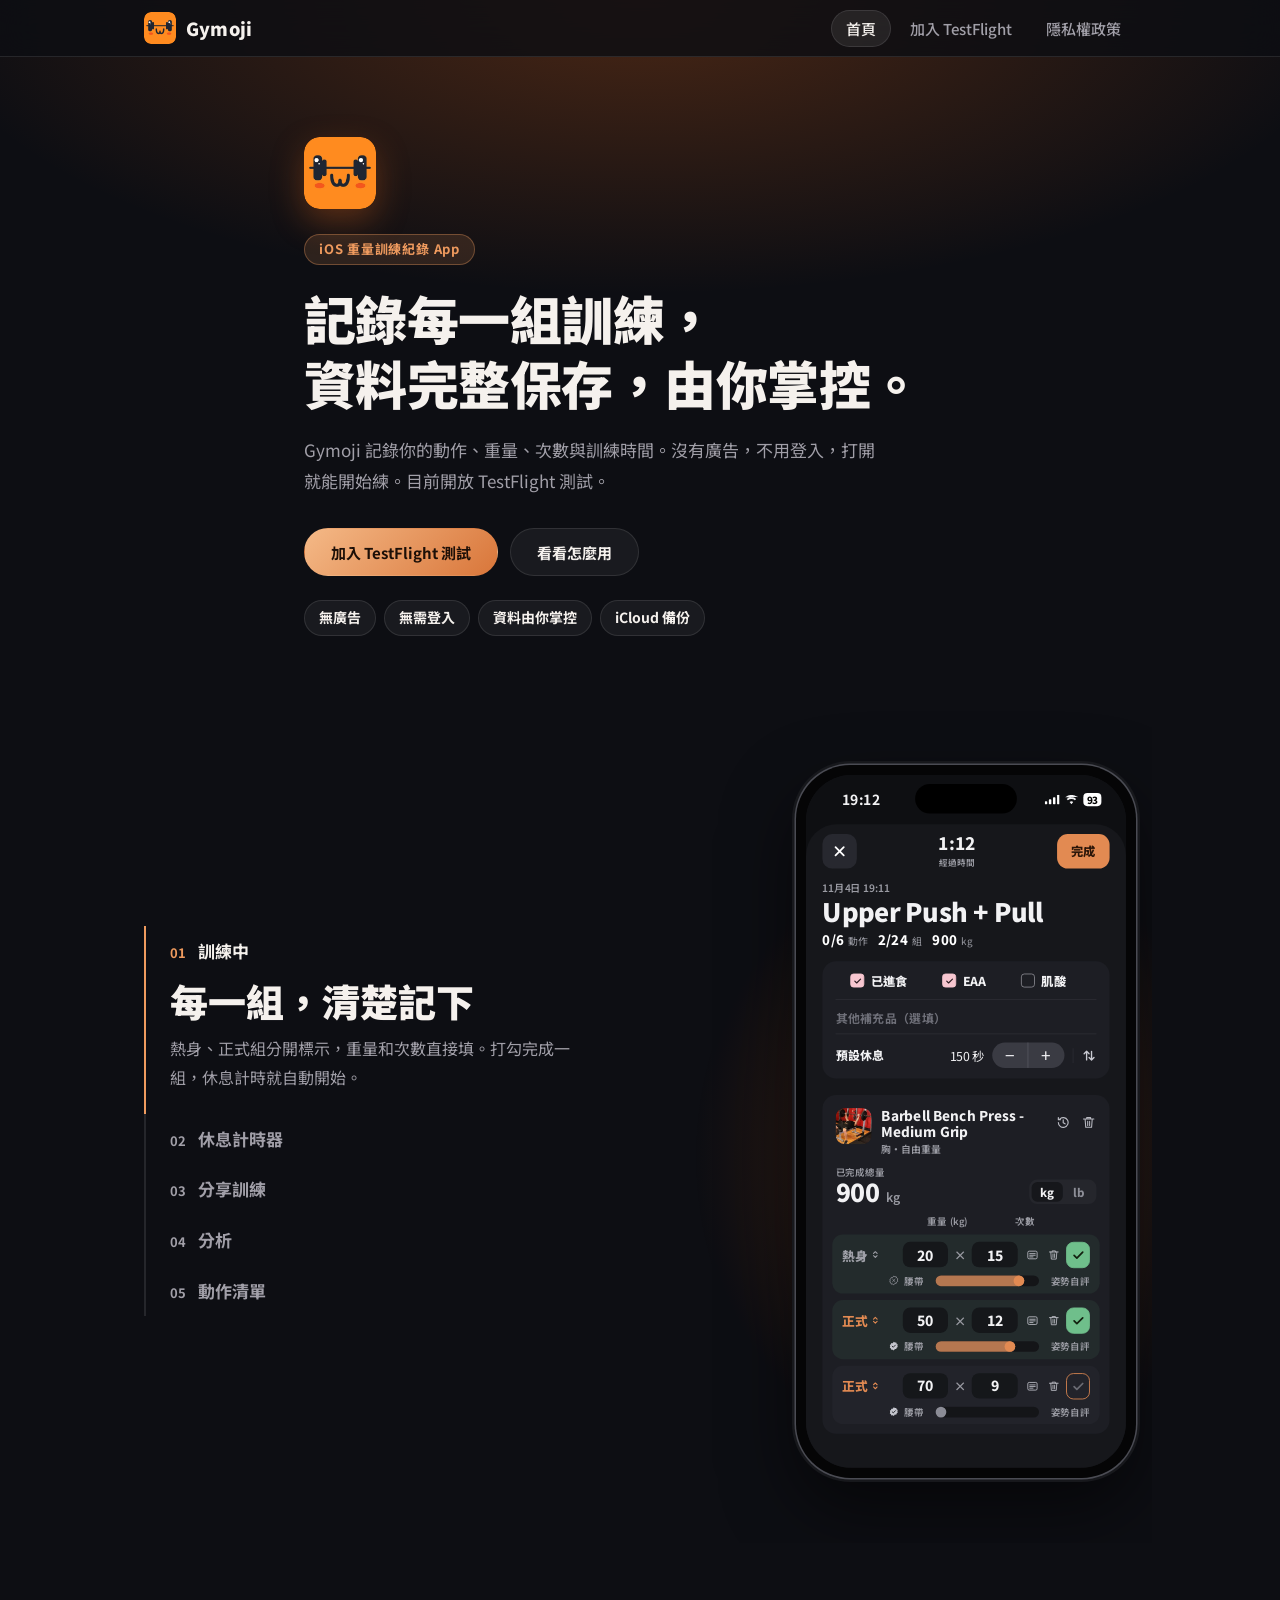
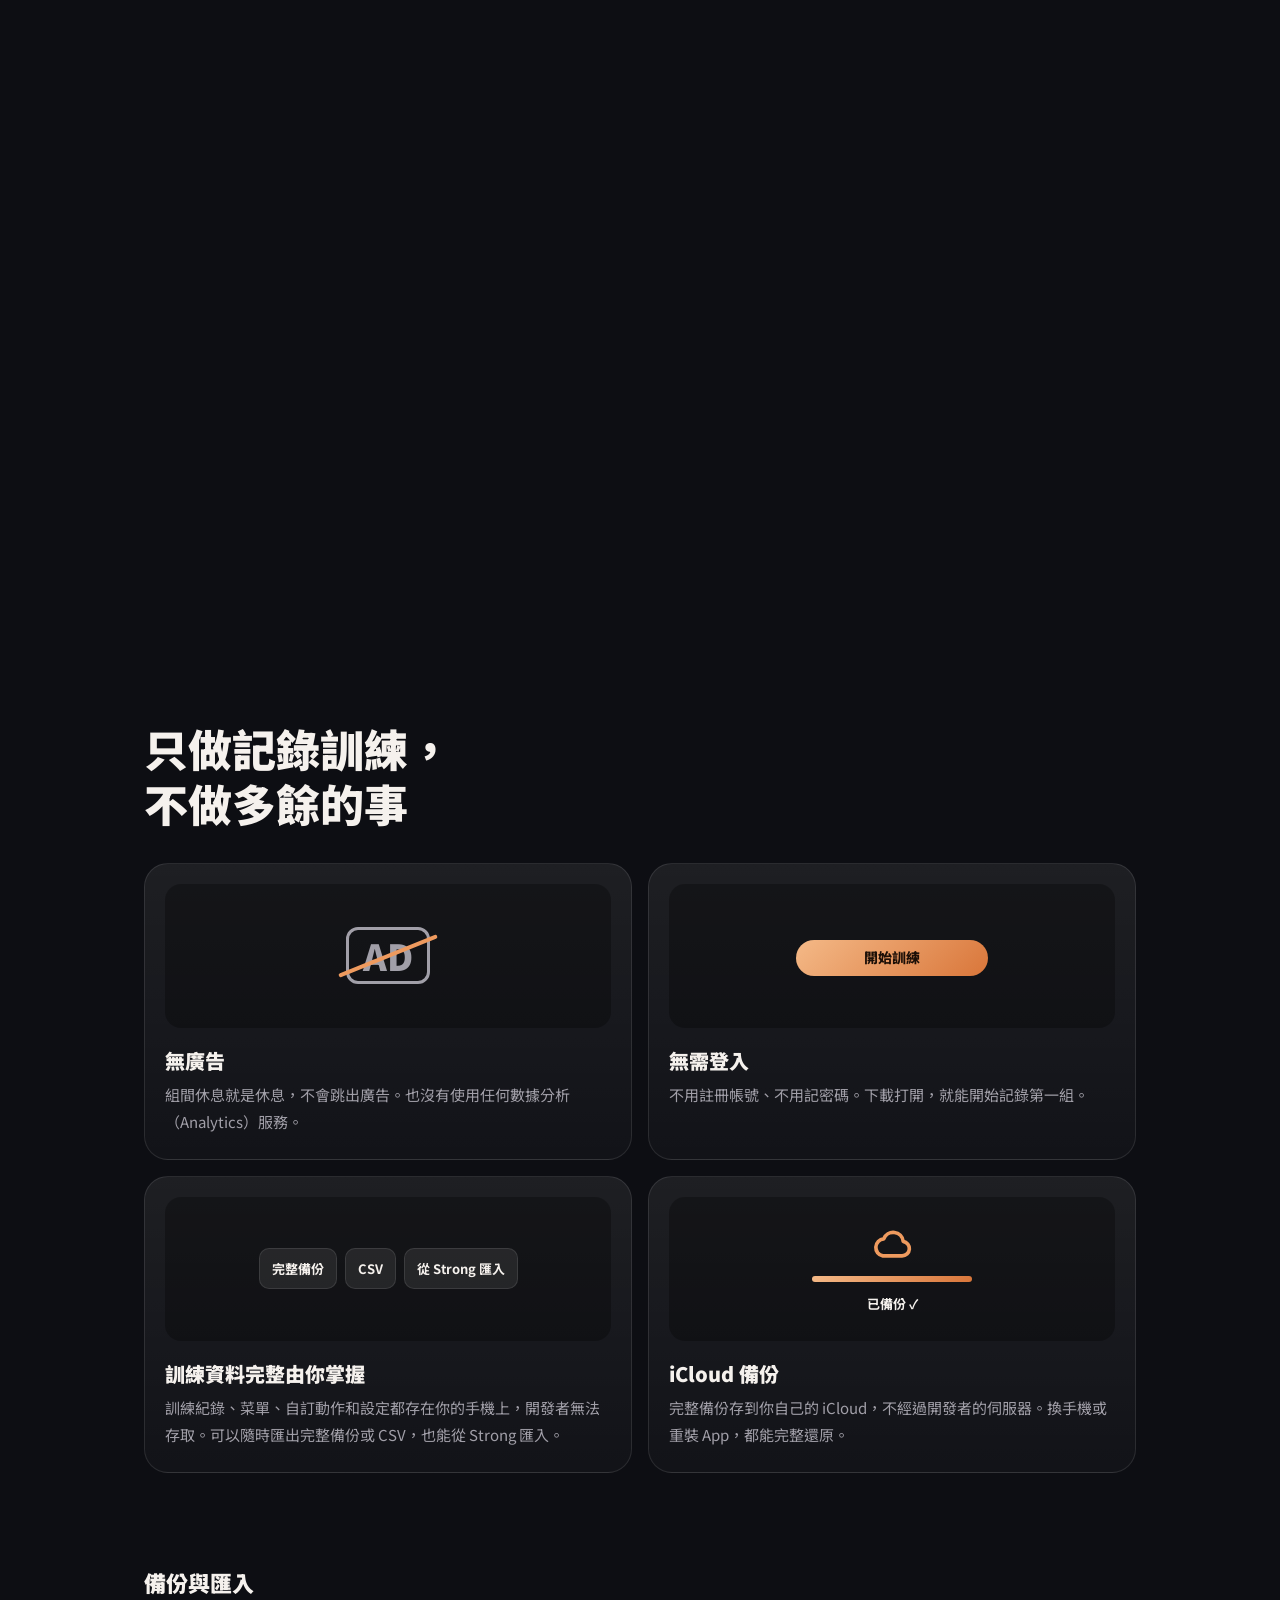
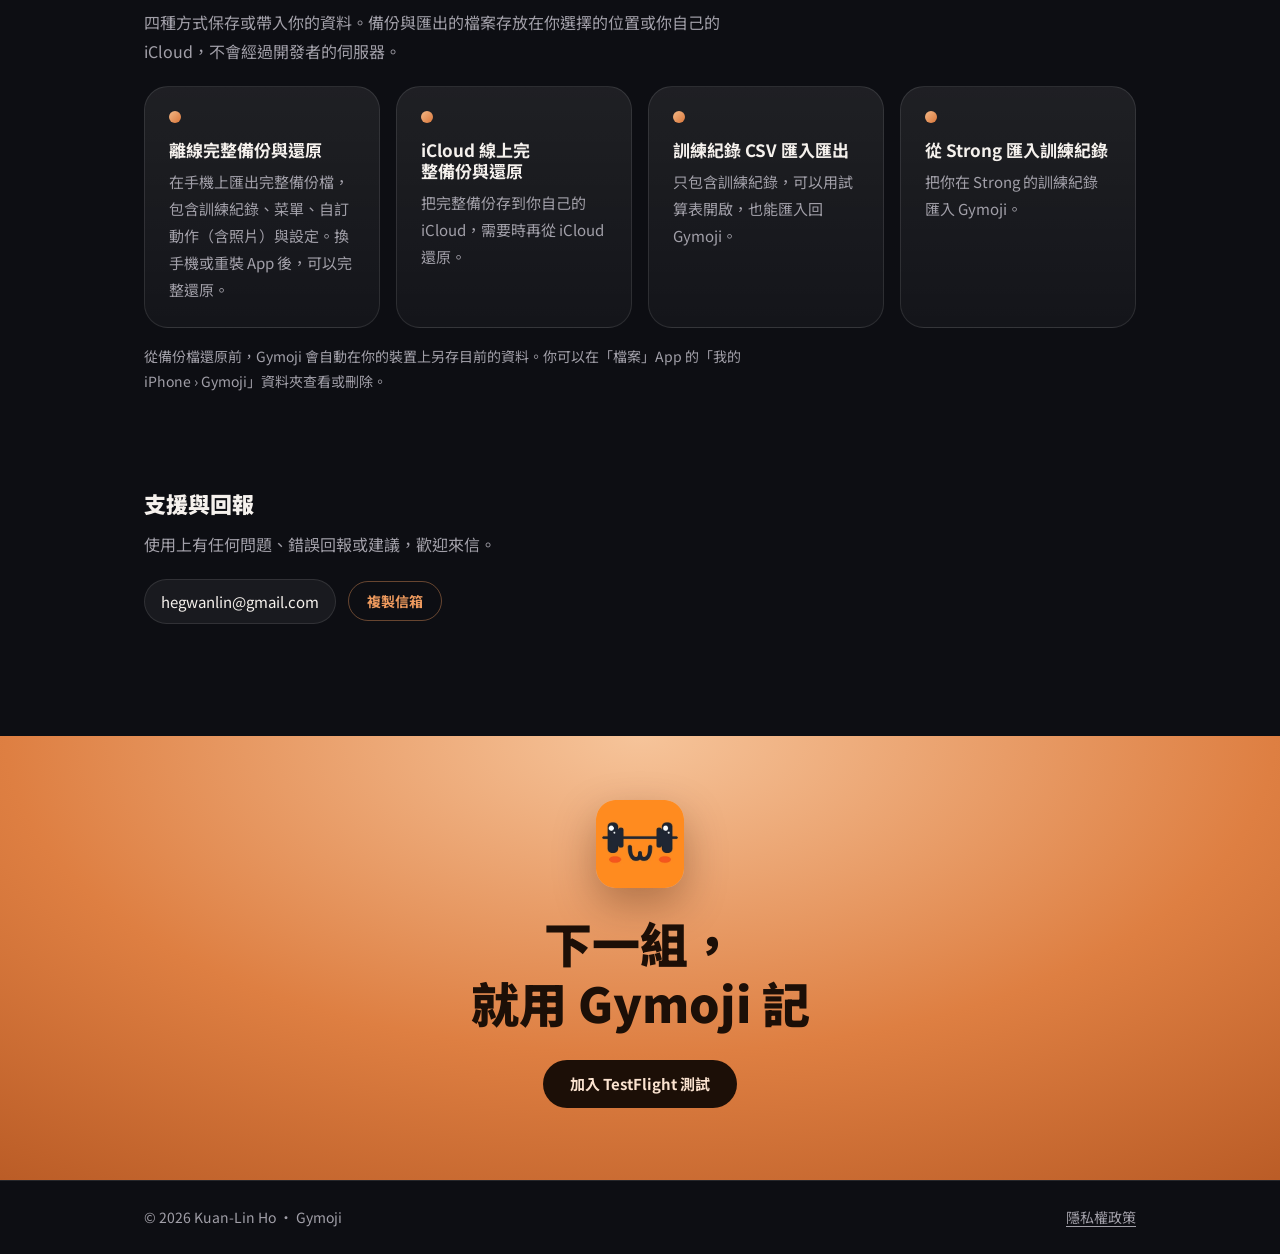
<file: index.html>
<!doctype html>
<html lang="zh-Hant">
<head>
<meta charset="utf-8">
<meta name="viewport" content="width=device-width, initial-scale=1, viewport-fit=cover">
<title>Gymoji</title>
<meta name="description" content="Gymoji 是一款 iOS 重量訓練紀錄 App。無廣告、無需登入，訓練資料完整由你掌控，並可備份到你自己的 iCloud。">
<meta property="og:type" content="website">
<meta property="og:site_name" content="Gymoji">
<meta property="og:title" content="Gymoji">
<meta property="og:description" content="Gymoji 是一款 iOS 重量訓練紀錄 App。無廣告、無需登入，訓練資料完整由你掌控，並可備份到你自己的 iCloud。">
<meta property="og:url" content="https://hegwanlin.github.io/gymoji/">
<meta property="og:image" content="https://hegwanlin.github.io/gymoji/assets/og-image.png?v=2">
<meta property="og:image:width" content="1200">
<meta property="og:image:height" content="630">
<meta name="twitter:card" content="summary_large_image">
<meta name="theme-color" content="#0D0E13">
<link rel="icon" type="image/png" href="assets/favicon.png?v=2">
<link rel="apple-touch-icon" href="assets/apple-touch-icon.png?v=2">
<link rel="preconnect" href="https://fonts.googleapis.com">
<link rel="preconnect" href="https://fonts.gstatic.com" crossorigin>
<link rel="stylesheet" href="https://fonts.googleapis.com/css2?family=Noto+Sans+TC:wght@400;500;700;900&display=swap">
<link rel="stylesheet" href="assets/style.css?v=2">
<link rel="stylesheet" href="assets/home.css?v=3">
</head>
<body class="home">

<svg width="0" height="0" style="position:absolute" aria-hidden="true">
  <defs>
    <symbol id="i-x" viewBox="0 0 24 24"><path d="M6 6l12 12M18 6L6 18" fill="none" stroke="currentColor" stroke-width="2.6" stroke-linecap="round"/></symbol>
    <symbol id="i-check" viewBox="0 0 24 24"><path d="M5 12.5l4.5 4.5L19 7.5" fill="none" stroke="currentColor" stroke-width="2.8" stroke-linecap="round" stroke-linejoin="round"/></symbol>
    <symbol id="i-trash" viewBox="0 0 24 24"><path d="M4 6.5h16M9 6.5V4.5h6v2M6.5 6.5l1 13h9l1-13M10.5 10v6.5M13.5 10v6.5" fill="none" stroke="currentColor" stroke-width="1.6" stroke-linecap="round" stroke-linejoin="round"/></symbol>
    <symbol id="i-note" viewBox="0 0 24 24"><rect x="3.5" y="5" width="17" height="14" rx="2.5" fill="none" stroke="currentColor" stroke-width="1.6"/><path d="M7 9.5h10M7 12.5h10M7 15.5h6" stroke="currentColor" stroke-width="1.6" stroke-linecap="round"/></symbol>
    <symbol id="i-history" viewBox="0 0 24 24"><path d="M4.5 12a7.5 7.5 0 1 0 2.2-5.3M4.5 4.5v3.2h3.2M12 8v4.3l2.8 1.8" fill="none" stroke="currentColor" stroke-width="1.8" stroke-linecap="round" stroke-linejoin="round"/></symbol>
    <symbol id="i-updown" viewBox="0 0 24 24"><path d="M8 9.5l4-4 4 4M8 14.5l4 4 4-4" fill="none" stroke="currentColor" stroke-width="2.4" stroke-linecap="round" stroke-linejoin="round"/></symbol>
    <symbol id="i-swap" viewBox="0 0 24 24"><path d="M8 19V5M4 9l4-4 4 4M16 5v14M12 15l4 4 4-4" fill="none" stroke="currentColor" stroke-width="2.2" stroke-linecap="round" stroke-linejoin="round"/></symbol>
    <symbol id="i-belt" viewBox="0 0 24 24"><path d="M12 2.8l2.3 1.6 2.8-.1.9 2.6 2.3 1.6-.8 2.7.8 2.7-2.3 1.6-.9 2.6-2.8-.1L12 21.2l-2.3-1.6-2.8.1-.9-2.6-2.3-1.6.8-2.7L3.7 10l2.3-1.6.9-2.6 2.8.1z" fill="none" stroke="currentColor" stroke-width="1.5" stroke-linejoin="round"/><path d="M9.5 9.5l5 5M14.5 9.5l-5 5" stroke="currentColor" stroke-width="1.5" stroke-linecap="round"/></symbol>
    <symbol id="i-belt-on" viewBox="0 0 24 24"><path d="M12 2.8l2.3 1.6 2.8-.1.9 2.6 2.3 1.6-.8 2.7.8 2.7-2.3 1.6-.9 2.6-2.8-.1L12 21.2l-2.3-1.6-2.8.1-.9-2.6-2.3-1.6.8-2.7L3.7 10l2.3-1.6.9-2.6 2.8.1z" fill="currentColor"/><path d="M8.6 12.2l2.3 2.3 4.5-4.6" fill="none" stroke="#1D1E24" stroke-width="1.9" stroke-linecap="round" stroke-linejoin="round"/></symbol>
    <symbol id="i-timer" viewBox="0 0 24 24"><circle cx="12" cy="12.5" r="7.5" fill="none" stroke="currentColor" stroke-width="2.2"/><path d="M12 12.5V8.8M12 12.5l2.4 2" stroke="currentColor" stroke-width="2.2" stroke-linecap="round"/></symbol>
    <symbol id="i-gym" viewBox="0 0 24 24"><rect x="1" y="8.5" width="2.6" height="7" rx="1.3"/><rect x="4.6" y="5.5" width="3.6" height="13" rx="1.8"/><rect x="8.2" y="10.9" width="7.6" height="2.2" rx="1.1"/><rect x="15.8" y="5.5" width="3.6" height="13" rx="1.8"/><rect x="20.4" y="8.5" width="2.6" height="7" rx="1.3"/></symbol>
    <symbol id="i-clip" viewBox="0 0 24 24"><rect x="4.5" y="4.5" width="15" height="17.5" rx="2.8"/><rect x="8.5" y="2.2" width="7" height="4.4" rx="1.6" fill="currentColor" stroke="#2a2b31" stroke-width="1.2"/><path d="M8 11h8M8 14.5h8M8 18h5" stroke="#2a2b31" stroke-width="1.8" stroke-linecap="round"/></symbol>
    <symbol id="i-list" viewBox="0 0 24 24"><circle cx="4.5" cy="6" r="1.6"/><circle cx="4.5" cy="12" r="1.6"/><circle cx="4.5" cy="18" r="1.6"/><rect x="8.5" y="4.9" width="13" height="2.2" rx="1.1"/><rect x="8.5" y="10.9" width="13" height="2.2" rx="1.1"/><rect x="8.5" y="16.9" width="13" height="2.2" rx="1.1"/></symbol>
    <symbol id="i-bars" viewBox="0 0 24 24"><rect x="2.5" y="11" width="5.5" height="10" rx="1.6"/><rect x="9.25" y="7" width="5.5" height="14" rx="1.6"/><rect x="16" y="3" width="5.5" height="18" rx="1.6"/></symbol>
    <symbol id="i-plus" viewBox="0 0 24 24"><path d="M12 5v14M5 12h14" fill="none" stroke="currentColor" stroke-width="2.6" stroke-linecap="round"/></symbol>
    <symbol id="i-share" viewBox="0 0 24 24"><path d="M12 3.5v11M8 7.2l4-3.7 4 3.7M8 10.5H6.8a1.8 1.8 0 0 0-1.8 1.8v6.4a1.8 1.8 0 0 0 1.8 1.8h10.4a1.8 1.8 0 0 0 1.8-1.8v-6.4a1.8 1.8 0 0 0-1.8-1.8H16" fill="none" stroke="currentColor" stroke-width="2" stroke-linecap="round" stroke-linejoin="round"/></symbol>
    <symbol id="i-copy" viewBox="0 0 24 24"><rect x="8.5" y="3.5" width="11" height="13.5" rx="2.4" fill="none" stroke="currentColor" stroke-width="2.2"/><path d="M15.5 17v1.6a2 2 0 0 1-2 2H6.5a2 2 0 0 1-2-2V9.4a2 2 0 0 1 2-2h2" fill="none" stroke="currentColor" stroke-width="2.2"/></symbol>
    <symbol id="i-skip" viewBox="0 0 24 24"><path d="M6 5.5l9 6.5-9 6.5z" fill="none" stroke="currentColor" stroke-width="2.2" stroke-linejoin="round"/><path d="M18 5.5v13" stroke="currentColor" stroke-width="2.4" stroke-linecap="round"/></symbol>
    <symbol id="i-open" viewBox="0 0 24 24"><rect x="4" y="4" width="16" height="16" rx="3.5" fill="none" stroke="currentColor" stroke-width="2.2"/><path d="M10 14l5-5M10.5 9H15v4.5" fill="none" stroke="currentColor" stroke-width="2.2" stroke-linecap="round" stroke-linejoin="round"/></symbol>
    <symbol id="i-torch" viewBox="0 0 24 24"><path d="M8 3h8v3l-2 3v12h-4V9L8 6z" fill="currentColor"/><circle cx="12" cy="13.5" r="1.1" fill="#3a3346"/></symbol>
    <symbol id="i-cam" viewBox="0 0 24 24"><path d="M4 8.5a2 2 0 0 1 2-2h2l1.5-2h5L16 6.5h2a2 2 0 0 1 2 2V17a2 2 0 0 1-2 2H6a2 2 0 0 1-2-2z" fill="currentColor"/><circle cx="12" cy="12.6" r="3.2" fill="#3a3346"/></symbol>
    <symbol id="i-signal" viewBox="0 0 18 12"><rect x="0" y="8" width="3" height="4" rx="1"/><rect x="5" y="5.5" width="3" height="6.5" rx="1"/><rect x="10" y="3" width="3" height="9" rx="1"/><rect x="15" y="0" width="3" height="12" rx="1"/></symbol>
    <symbol id="i-wifi" viewBox="0 0 16 12"><path d="M8 11.5l2.2-2.6a3.2 3.2 0 0 0-4.4 0zM3.7 6.9a6.2 6.2 0 0 1 8.6 0l1.5-1.8a8.6 8.6 0 0 0-11.6 0zM.4 3.1a11 11 0 0 1 15.2 0L16 2.6" fill="currentColor"/></symbol>
    <symbol id="i-lock" viewBox="0 0 24 24"><rect x="5" y="10.5" width="14" height="10" rx="2.5" fill="none" stroke="currentColor" stroke-width="2"/><path d="M8.5 10.5V8a3.5 3.5 0 0 1 7 0v2.5" fill="none" stroke="currentColor" stroke-width="2"/></symbol>
    <symbol id="i-cloud" viewBox="0 0 24 24"><path d="M7 18.5h10.5a4 4 0 0 0 .6-7.95A5.5 5.5 0 0 0 7.5 9.2 4.7 4.7 0 0 0 7 18.5z" fill="none" stroke="currentColor" stroke-width="2" stroke-linejoin="round"/></symbol>
  </defs>
</svg>

<header class="site-header">
  <div class="inner">
    <a class="brand" href="./" aria-label="Gymoji 首頁">
      <img src="assets/logo.webp?v=2" alt="" width="32" height="32">
      Gymoji
    </a>
    <nav class="nav" aria-label="主要選單">
      <a href="./" aria-current="page">首頁</a>
      <a href="testflight/">加入 TestFlight</a>
      <a href="privacy/">隱私權政策</a>
    </nav>
  </div>
</header>

<main id="main">
  <section class="inner hero home-hero">
    <img class="hero-icon" src="assets/logo.webp?v=2" alt="Gymoji App 圖示" width="72" height="72">
    <p class="pill">iOS 重量訓練紀錄 App</p>
    <h1><span class="nb">記錄每一組訓練，</span><span class="nb">資料完整保存，</span><span class="nb">由你掌控。</span></h1>
    <p class="lead">Gymoji 記錄你的動作、重量、次數與訓練時間。沒有廣告，不用登入，打開就能開始練。目前開放 TestFlight 測試。</p>
    <div class="actions">
      <a class="btn btn-primary" href="testflight/">加入 TestFlight 測試</a>
      <a class="btn btn-secondary" href="#tour">看看怎麼用</a>
    </div>
    <ul class="chips" aria-label="特色">
      <li>無廣告</li><li>無需登入</li><li>資料由你掌控</li><li>iCloud 備份</li>
    </ul>
  </section>

  <!-- Pinned phone: scrolling through this section steps the phone through five screens -->
  <section class="tour" id="tour" aria-label="Gymoji 功能導覽" style="--steps:5">
    <div class="tour-stage">
      <div class="tour-copy">
        <ol class="tour-steps">
          <li class="is-active" data-step="0">
            <button type="button"><span class="num">01</span><span class="t">訓練中</span></button>
            <div class="desc"><h2>每一組，清楚記下</h2><p>熱身、正式組分開標示，重量和次數直接填。打勾完成一組，休息計時就自動開始。</p></div>
          </li>
          <li data-step="1">
            <button type="button"><span class="num">02</span><span class="t">休息計時器</span></button>
            <div class="desc"><h2>鎖定畫面看倒數</h2><p>手機鎖著也看得到剩餘時間和下一組動作，不用解鎖就能跳過休息。</p></div>
          </li>
          <li data-step="2">
            <button type="button"><span class="num">03</span><span class="t">分享訓練</span></button>
            <div class="desc"><h2>練完，一鍵分享</h2><p>訓練量、每個動作的最佳組和新紀錄自動整理成圖。選透明背景，複製後就能貼上 IG 限動。</p></div>
          </li>
          <li data-step="3">
            <button type="button"><span class="num">04</span><span class="t">分析</span></button>
            <div class="desc"><h2>練了哪裡，一眼看懂</h2><p>各肌群的訓練量占比和人體圖對照，再加上訓練頻率，哪裡練太少馬上知道。</p></div>
          </li>
          <li data-step="4">
            <button type="button"><span class="num">05</span><span class="t">動作清單</span></button>
            <div class="desc"><h2>動作庫，好找好選</h2><p>依肌群和器材篩選，每個動作的最佳重量直接列出，也能新增自己的動作。</p></div>
          </li>
        </ol>
      </div>

      <div class="tour-device">
        <div class="phone" aria-hidden="true">
          <div class="phone-screen">
            <div class="scaler">
              <div class="island"></div>

              <!-- 01 Workout -->
              <div class="scr scr-workout is-active" data-screen="0">
                <div class="sbar"><span class="clock">19:12</span><span class="sicons"><svg class="sig"><use href="#i-signal"/></svg><svg class="wf"><use href="#i-wifi"/></svg><span class="bat">93</span></span></div>
                <div class="sheet">
                  <div class="w-top">
                    <span class="sq"><svg><use href="#i-x"/></svg></span>
                    <span class="elapsed"><b data-elapsed>1:08</b><small>經過時間</small></span>
                    <span class="done-btn">完成</span>
                  </div>
                  <p class="w-date">11月4日 19:11</p>
                  <p class="w-title">Upper Push + Pull</p>
                  <p class="w-stats"><b>0/6</b> 動作 <b data-sets>2/24</b> 組 <b data-vol-top>900</b> kg</p>
                  <div class="w-supp">
                    <div class="supp-row"><span class="cb on"><svg><use href="#i-check"/></svg></span>已進食<span class="cb on"><svg><use href="#i-check"/></svg></span>EAA<span class="cb"></span>肌酸</div>
                    <div class="supp-other">其他補充品（選填）</div>
                    <div class="supp-rest"><b>預設休息</b><span class="rest-val">150 秒</span><span class="stepper"><i>−</i><i>+</i></span><span class="swap"><svg><use href="#i-swap"/></svg></span></div>
                  </div>
                  <div class="w-ex">
                    <div class="ex-head">
                      <img src="assets/ui/ex-bench.webp" alt="" width="44" height="44">
                      <div class="ex-name"><b>Barbell Bench Press - Medium Grip</b><small>胸・自由重量</small></div>
                      <svg class="ic"><use href="#i-history"/></svg><svg class="ic"><use href="#i-trash"/></svg>
                    </div>
                    <div class="ex-total">
                      <div><small>已完成總量</small><b><span data-vol>900</span> <i>kg</i></b></div>
                      <span class="rest-pill"><svg><use href="#i-timer"/></svg><span data-rest>2:30</span></span>
                      <span class="unit"><b>kg</b><i>lb</i></span>
                    </div>
                    <div class="cols"><span>重量 (kg)</span><span>次數</span></div>
                    <div class="set done"><div class="set-main"><span class="kind warm">熱身<svg><use href="#i-updown"/></svg></span><span class="box">20</span><span class="by">×</span><span class="box">15</span><svg class="ic"><use href="#i-note"/></svg><svg class="ic"><use href="#i-trash"/></svg><span class="tick"><svg><use href="#i-check"/></svg></span></div>
                      <div class="set-sub"><svg class="belt"><use href="#i-belt"/></svg>腰帶<span class="slider"><i style="width:86%"></i></span>姿勢自評</div></div>
                    <div class="set done"><div class="set-main"><span class="kind">正式<svg><use href="#i-updown"/></svg></span><span class="box">50</span><span class="by">×</span><span class="box">12</span><svg class="ic"><use href="#i-note"/></svg><svg class="ic"><use href="#i-trash"/></svg><span class="tick"><svg><use href="#i-check"/></svg></span></div>
                      <div class="set-sub"><svg class="belt on"><use href="#i-belt-on"/></svg>腰帶<span class="slider"><i style="width:77%"></i></span>姿勢自評</div></div>
                    <div class="set target"><div class="set-main"><span class="kind">正式<svg><use href="#i-updown"/></svg></span><span class="box big">70</span><span class="by">×</span><span class="box big">9</span><svg class="ic"><use href="#i-note"/></svg><svg class="ic"><use href="#i-trash"/></svg><span class="tick"><svg><use href="#i-check"/></svg></span></div>
                      <div class="set-sub"><svg class="belt on"><use href="#i-belt-on"/></svg>腰帶<span class="slider"><i class="fill-anim"></i></span>姿勢自評</div></div>
                  </div>
                </div>
                <span class="tap"></span>
              </div>

              <!-- 02 Rest timer on the lock screen -->
              <div class="scr scr-lock" data-screen="1">
                <div class="sbar"><span class="carrier">中華電信</span><span class="sicons"><svg class="sig"><use href="#i-signal"/></svg><svg class="wf"><use href="#i-wifi"/></svg><span class="bat">93</span></span></div>
                <p class="l-date">11月4日 週三</p>
                <p class="l-clock">19:13</p>
                <div class="live">
                  <div class="live-top"><svg class="gym"><use href="#i-gym"/></svg><b>休息中</b><span class="live-time" data-live>1:07</span></div>
                  <div class="live-mid"><span>下一組・Barbell Bench Press - Me…</span><span>已完成 1/24 組</span></div>
                  <div class="live-btns"><span><svg><use href="#i-skip"/></svg>跳過休息</span><span class="go"><svg><use href="#i-open"/></svg>回到 App</span></div>
                </div>
                <span class="round l"><svg><use href="#i-torch"/></svg></span>
                <span class="round r"><svg><use href="#i-cam"/></svg></span>
                <span class="home-ind"></span>
              </div>

              <!-- 03 Share -->
              <div class="scr scr-share" data-screen="2">
                <div class="sbar"><span class="clock">19:12</span><span class="sicons"><svg class="sig"><use href="#i-signal"/></svg><svg class="wf"><use href="#i-wifi"/></svg><span class="bat">93</span></span></div>
                <div class="sheet">
                  <div class="sh-top"><span class="sq"><svg><use href="#i-x"/></svg></span><b>分享訓練</b></div>
                  <div class="seg2"><span class="on">圖片</span><span>影片</span></div>
                  <div class="sh-card" data-bg="0">
                    <div class="sh-inner">
                      <p class="sh-date">2026.11.01 <small>101 分鐘</small></p>
                      <p class="sh-vol"><small>訓練量</small><b data-share-vol>12,843.5</b><i>kg</i></p>
                      <ul class="sh-rows">
                        <li><span>Barbell Bench Press - Medium G…</span><b>70 × 9</b></li>
                        <li><span>Chin-Up</span><b>80 × 8</b></li>
                        <li><span>Barbell Shoulder Press</span><b>47.5 × 7</b></li>
                        <li><span>Bent Over Barbell Row</span><b>80 × 9</b></li>
                        <li><span>Dips - Chest Version</span><b>77 × 12</b></li>
                        <li><span>Barbell Curl</span><b>30 × 14</b></li>
                      </ul>
                      <div class="sh-body">
                        <img src="assets/ui/body-share.webp" alt="" width="188" height="168">
                        <span class="pr l"><small>新紀錄・胸</small>Dips - Ches…<br>77 × 12</span>
                        <span class="pr r"><small>新紀錄・背</small>Chin-Up<br>80 × 8</span>
                      </div>
                    </div>
                  </div>
                  <div class="bg-chips"><span class="on">原圖</span><span>全透明</span><span>半透明</span><span>白底</span></div>
                  <p class="sh-hint">複製後到 IG 限動編輯畫面長按「貼上」，就能把圖疊在照片上。</p>
                  <span class="big-btn primary"><svg><use href="#i-copy"/></svg>複製圖片</span>
                  <span class="big-btn"><svg><use href="#i-share"/></svg>分享或儲存</span>
                  <span class="toast">已複製</span>
                </div>
                <span class="tap"></span>
              </div>

              <!-- 04 Analysis -->
              <div class="scr scr-analysis" data-screen="3">
                <div class="sbar"><span class="clock">19:12</span><span class="sicons"><svg class="sig"><use href="#i-signal"/></svg><svg class="wf"><use href="#i-wifi"/></svg><span class="bat">93</span></span></div>
                <p class="big-title">分析</p>
                <div class="an-card">
                  <div class="seg4"><span class="on">近 1 個月</span><span>近 3 個月</span><span>近 6 個月</span><span>近 1 年</span></div>
                  <div class="an-head">
                    <div><small>肌群訓練量</small><b><span data-an-vol>84,474</span><i>kg</i></b><em>比前期多 13%</em></div>
                    <span class="sq"><svg><use href="#i-share"/></svg></span>
                  </div>
                  <ul class="bars">
                    <li><span>腿</span><i><s style="--w:46%"></s></i><b>46%</b></li>
                    <li><span>胸</span><i><s style="--w:21%"></s></i><b>21%</b></li>
                    <li><span>背</span><i><s style="--w:20%"></s></i><b>20%</b></li>
                    <li><span>手</span><i><s style="--w:6.5%"></s></i><b>6%</b></li>
                    <li><span>肩</span><i><s style="--w:6.3%"></s></i><b>6%</b></li>
                    <li><span>核心</span><i><s style="--w:0%"></s></i><b>0%</b></li>
                  </ul>
                  <img class="an-body" src="assets/ui/body-analysis.webp" alt="" width="290" height="243">
                </div>
                <div class="an-card freq"><b>訓練頻率</b><span>近 12 週平均每週 <b>2.4</b> 次</span>
                  <div class="heat"></div></div>
                <nav class="tabbar"><span><svg><use href="#i-clip"/></svg>紀錄</span><span><svg><use href="#i-list"/></svg>菜單</span><span><svg><use href="#i-gym"/></svg>動作</span><span class="on"><svg><use href="#i-bars"/></svg>分析</span></nav>
              </div>

              <!-- 05 Exercise library -->
              <div class="scr scr-ex" data-screen="4">
                <div class="sbar"><span class="clock">19:13</span><span class="sicons"><svg class="sig"><use href="#i-signal"/></svg><svg class="wf"><use href="#i-wifi"/></svg><span class="bat">93</span></span></div>
                <div class="ex-title"><p class="big-title">動作</p><span class="sq"><svg><use href="#i-plus"/></svg></span></div>
                <div class="mtabs"><span class="on">全部</span><span>胸</span><span>背</span><span>腿</span><span>手</span><span>肩</span><span>核心</span><i class="uline"></i></div>
                <p class="equip">器材 <b>全部</b><svg><use href="#i-updown"/></svg></p>
                <p class="group"><span>胸</span><span>15 個</span></p>
                <ul class="ex-list">
                  <li><img src="assets/ui/ex-bench.webp" alt="" width="44" height="44"><div><b>Barbell Bench Press - Medium Grip</b><small>自由重量</small></div><em>85<small>最佳 kg</small></em></li>
                  <li><img src="assets/ui/ex-incline.webp" alt="" width="44" height="44"><div><b>Barbell Incline Bench Press - Medium Grip</b><small>自由重量</small></div><em class="none">—</em></li>
                  <li><img src="assets/ui/ex-cable.webp" alt="" width="44" height="44"><div><b>Cable Crossover</b><small>機器</small></div><em class="none">—</em></li>
                  <li><span class="ph"><svg><use href="#i-gym"/></svg></span><div><b>Chest Fly</b><small>機器</small></div><em>93<small>最佳 kg</small></em></li>
                  <li><img src="assets/ui/ex-decline.webp" alt="" width="44" height="44"><div><b>Decline Barbell Bench Press</b><small>自由重量</small></div><em class="none">—</em></li>
                  <li><img src="assets/ui/ex-decline-db.webp" alt="" width="44" height="44"><div><b>Decline Dumbbell Bench Press</b><small>自由重量</small></div><em class="none">—</em></li>
                  <li><img src="assets/ui/ex-dips.webp" alt="" width="44" height="44"><div><b>Dips - Chest Version</b><small>徒手</small></div><em>77<small>最佳 kg</small></em></li>
                </ul>
                <nav class="tabbar"><span><svg><use href="#i-clip"/></svg>紀錄</span><span><svg><use href="#i-list"/></svg>菜單</span><span class="on"><svg><use href="#i-gym"/></svg>動作</span><span><svg><use href="#i-bars"/></svg>分析</span></nav>
              </div>

            </div>
          </div>
        </div>
        <div class="tour-dots" aria-hidden="true"><span class="on"></span><span></span><span></span><span></span><span></span></div>
      </div>
    </div>
  </section>

  <section class="inner section why" id="why" aria-labelledby="h-why">
    <h2 id="h-why" class="sec-title">只做記錄訓練，<br>不做多餘的事</h2>
    <ul class="why-grid">
      <li class="why-card reveal">
        <div class="why-vis vis-ad" aria-hidden="true"><span class="ad">AD</span></div>
        <h3>無廣告</h3>
        <p>組間休息就是休息，不會跳出廣告。也沒有使用任何數據分析（Analytics）服務。</p>
      </li>
      <li class="why-card reveal">
        <div class="why-vis vis-login" aria-hidden="true">
          <span class="field-x">電子郵件</span><span class="field-x">密碼</span><span class="go-btn">開始訓練</span>
        </div>
        <h3>無需登入</h3>
        <p>不用註冊帳號、不用記密碼。下載打開，就能開始記錄第一組。</p>
      </li>
      <li class="why-card reveal">
        <div class="why-vis vis-data" aria-hidden="true">
          <span class="file">完整備份</span><span class="file">CSV</span><span class="file">從 Strong 匯入</span>
        </div>
        <h3>訓練資料完整由你掌握</h3>
        <p>訓練紀錄、菜單、自訂動作和設定都存在你的手機上，開發者無法存取。可以隨時匯出完整備份或 CSV，也能從 Strong 匯入。</p>
      </li>
      <li class="why-card reveal">
        <div class="why-vis vis-cloud" aria-hidden="true">
          <svg class="cloud"><use href="#i-cloud"/></svg>
          <span class="prog"><i></i></span>
          <span class="prog-label"><span class="a">備份到 iCloud…</span><span class="b">已備份 ✓</span></span>
        </div>
        <h3>iCloud 備份</h3>
        <p>完整備份存到你自己的 iCloud，不經過開發者的伺服器。換手機或重裝 App，都能完整還原。</p>
      </li>
    </ul>
  </section>

  <section class="inner section" aria-labelledby="h-backup">
    <h2 id="h-backup">備份與匯入</h2>
    <p class="muted" style="margin:0.75rem 0 0;max-width:40rem">四種方式保存或帶入你的資料。備份與匯出的檔案存放在你選擇的位置或你自己的 iCloud，不會經過開發者的伺服器。</p>
    <ul class="cards cards-4">
      <li class="card"><span class="dot" aria-hidden="true"></span><h3>離線完整備份與還原</h3><p>在手機上匯出完整備份檔，包含訓練紀錄、菜單、自訂動作（含照片）與設定。換手機或重裝 App 後，可以完整還原。</p></li>
      <li class="card"><span class="dot" aria-hidden="true"></span><h3>iCloud 線上完整備份與還原</h3><p>把完整備份存到你自己的 iCloud，需要時再從 iCloud 還原。</p></li>
      <li class="card"><span class="dot" aria-hidden="true"></span><h3>訓練紀錄 CSV 匯入匯出</h3><p>只包含訓練紀錄，可以用試算表開啟，也能匯入回 Gymoji。</p></li>
      <li class="card"><span class="dot" aria-hidden="true"></span><h3>從 Strong 匯入訓練紀錄</h3><p>把你在 Strong 的訓練紀錄匯入 Gymoji。</p></li>
    </ul>
    <p class="muted small-note">從備份檔還原前，Gymoji 會自動在你的裝置上另存目前的資料。你可以在「檔案」App 的「我的 iPhone › Gymoji」資料夾查看或刪除。</p>
  </section>

  <section class="inner section" aria-labelledby="h-support">
    <h2 id="h-support">支援與回報</h2>
    <p class="muted" style="margin:0.75rem 0 0">使用上有任何問題、錯誤回報或建議，歡迎來信。</p>
    <div class="contact">
      <span class="email" id="email-home">hegwanlin@gmail.com</span>
      <button class="copy" type="button" data-copy="email-home">複製信箱</button>
    </div>
  </section>

  <section class="final-cta">
    <div class="inner">
      <img src="assets/logo.webp?v=2" alt="" width="88" height="88">
      <h2>下一組，<br>就用 Gymoji 記</h2>
      <a class="btn btn-light" href="testflight/">加入 TestFlight 測試</a>
    </div>
  </section>
</main>

<footer class="site-footer">
  <div class="inner">
    <span>© 2026 Kuan-Lin Ho · Gymoji</span>
    <a href="privacy/">隱私權政策</a>
  </div>
</footer>

<script src="assets/app.js" defer></script>
<script src="assets/home.js?v=3" defer></script>
</body>
</html>
</file>
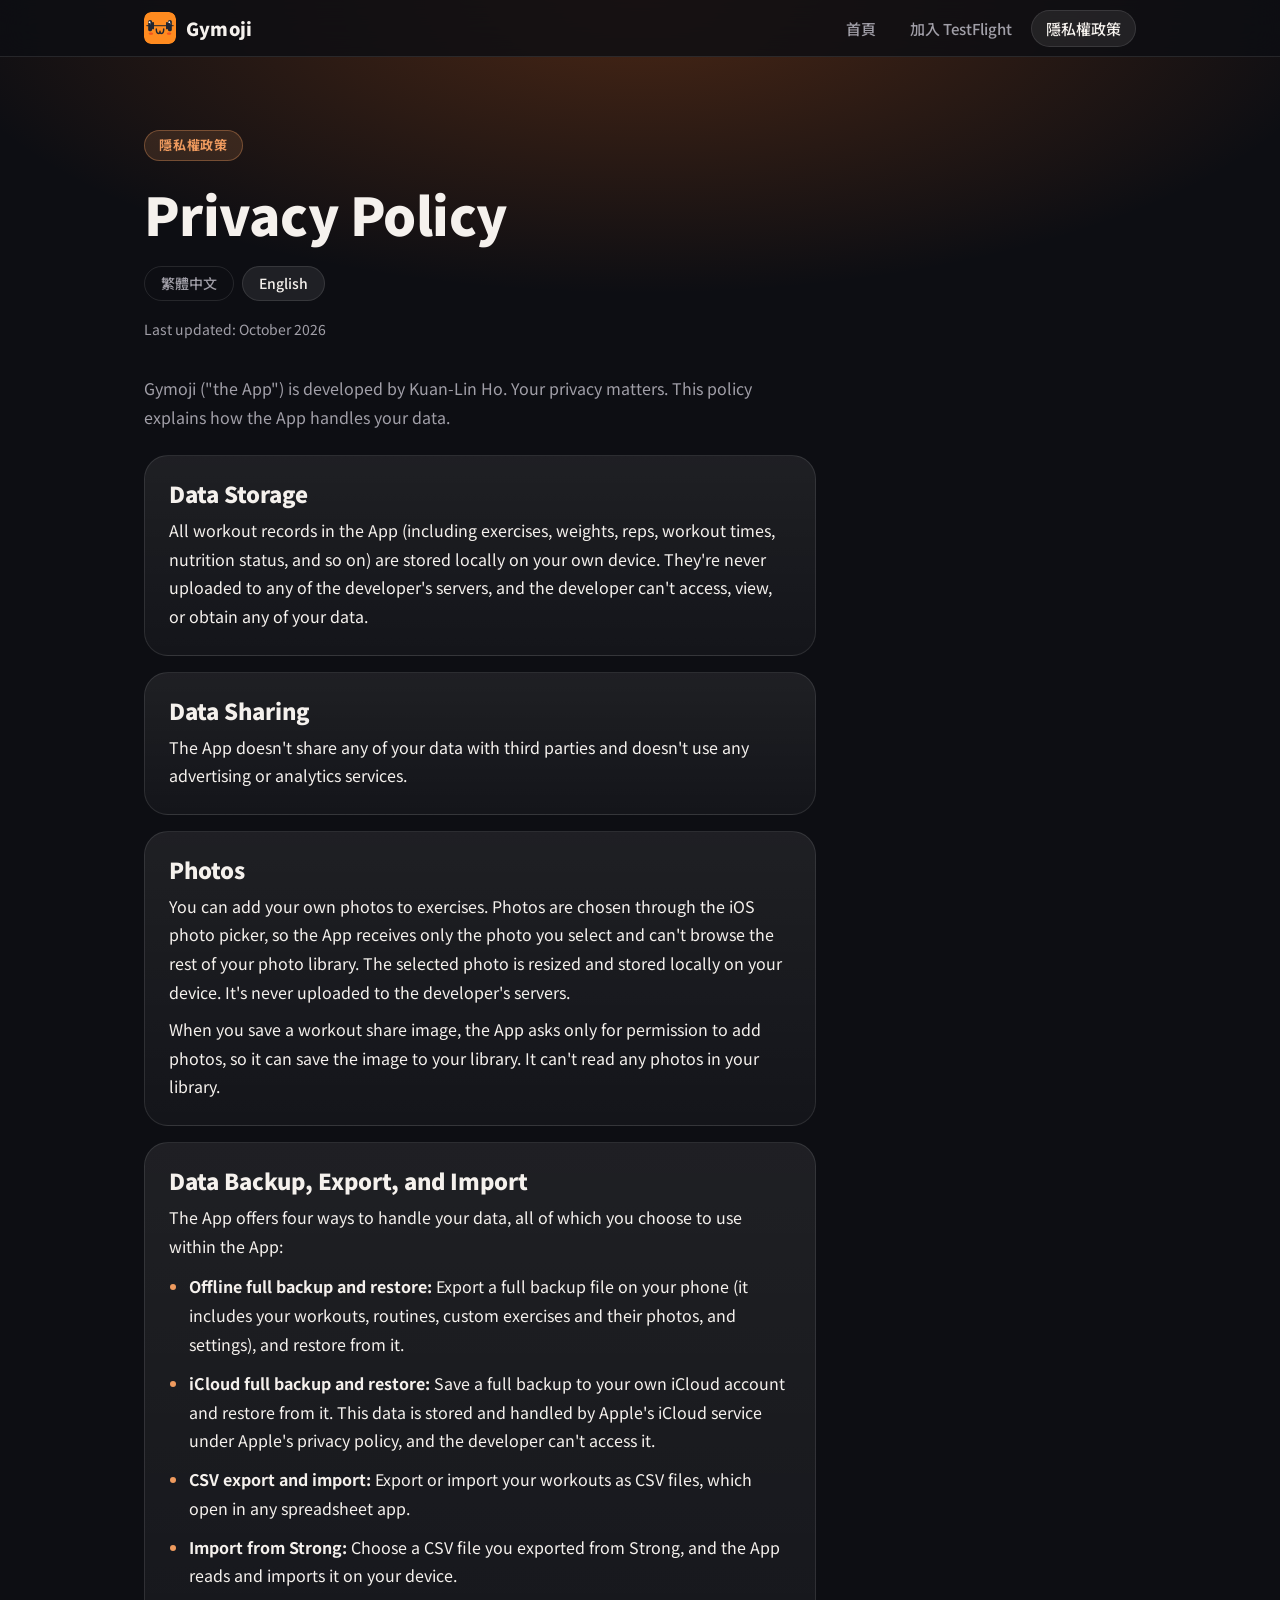
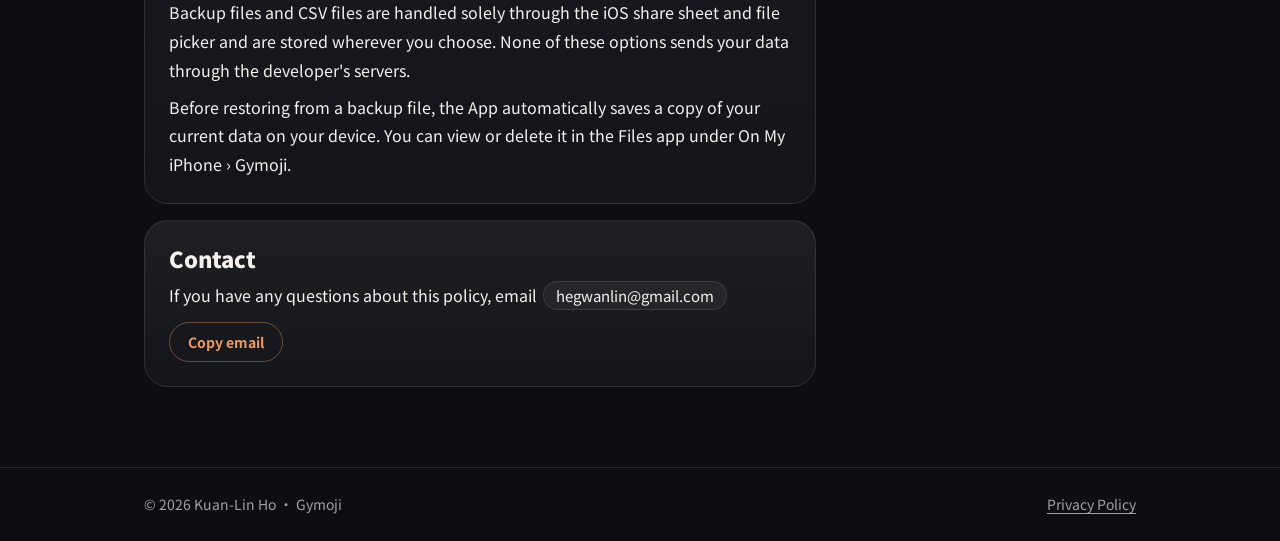
<file: privacy-en/index.html>
<!doctype html>
<html lang="zh-Hant">
<head>
<meta charset="utf-8">
<meta name="viewport" content="width=device-width, initial-scale=1, viewport-fit=cover">
<title>Privacy Policy – Gymoji</title>
<meta name="description" content="Gymoji privacy policy: how the App handles your data.">
<meta property="og:type" content="website">
<meta property="og:site_name" content="Gymoji">
<meta property="og:title" content="Privacy Policy – Gymoji">
<meta property="og:description" content="Gymoji privacy policy: how the App handles your data.">
<meta property="og:url" content="https://hegwanlin.github.io/gymoji/privacy-en/">
<meta property="og:image" content="https://hegwanlin.github.io/gymoji/assets/og-image.png?v=2">
<meta property="og:image:width" content="1200">
<meta property="og:image:height" content="630">
<meta name="twitter:card" content="summary_large_image">
<meta name="theme-color" content="#0D0E13">
<link rel="icon" type="image/png" href="../assets/favicon.png?v=2">
<link rel="apple-touch-icon" href="../assets/apple-touch-icon.png?v=2">
<link rel="preconnect" href="https://fonts.googleapis.com">
<link rel="preconnect" href="https://fonts.gstatic.com" crossorigin>
<link rel="stylesheet" href="https://fonts.googleapis.com/css2?family=Noto+Sans+TC:wght@400;500;700;900&display=swap">
<link rel="stylesheet" href="../assets/style.css?v=2">
</head>
<body>

<header class="site-header">
  <div class="inner">
    <a class="brand" href="../" aria-label="Gymoji 首頁">
      <img src="../assets/logo.webp?v=2" alt="" width="32" height="32">
      Gymoji
    </a>
    <nav class="nav" aria-label="主要選單">
      <a href="../">首頁</a>
      <a href="../testflight/">加入 TestFlight</a>
      <a href="../privacy/" aria-current="page">隱私權政策</a>
    </nav>
  </div>
</header>

<main>
  <div class="inner" lang="en">
      <p class="pill">隱私權政策</p>
      <h1>Privacy Policy</h1>
      <nav class="lang" aria-label="語言 Language">
        <a href="../privacy/" lang="zh-Hant">繁體中文</a>
        <a href="../privacy-en/" aria-current="true">English</a>
      </nav>
      <p class="updated">Last updated: October 2026</p>

      <div class="policy">
        <p class="intro">Gymoji ("the App") is developed by Kuan-Lin Ho. Your privacy matters. This policy explains how the App handles your data.</p>

        <section>
          <h2>Data Storage</h2>
          <p>All workout records in the App (including exercises, weights, reps, workout times, nutrition status, and so on) are stored locally on your own device. They're never uploaded to any of the developer's servers, and the developer can't access, view, or obtain any of your data.</p>
        </section>

        <section>
          <h2>Data Sharing</h2>
          <p>The App doesn't share any of your data with third parties and doesn't use any advertising or analytics services.</p>
        </section>

        <section>
          <h2>Photos</h2>
          <p>You can add your own photos to exercises. Photos are chosen through the iOS photo picker, so the App receives only the photo you select and can't browse the rest of your photo library. The selected photo is resized and stored locally on your device. It's never uploaded to the developer's servers.</p>
          <p>When you save a workout share image, the App asks only for permission to add photos, so it can save the image to your library. It can't read any photos in your library.</p>
        </section>

        <section>
          <h2>Data Backup, Export, and Import</h2>
          <p>The App offers four ways to handle your data, all of which you choose to use within the App:</p>
          <ul class="plist">
            <li><strong>Offline full backup and restore:</strong> Export a full backup file on your phone (it includes your workouts, routines, custom exercises and their photos, and settings), and restore from it.</li>
            <li><strong>iCloud full backup and restore:</strong> Save a full backup to your own iCloud account and restore from it. This data is stored and handled by Apple's iCloud service under Apple's privacy policy, and the developer can't access it.</li>
            <li><strong>CSV export and import:</strong> Export or import your workouts as CSV files, which open in any spreadsheet app.</li>
            <li><strong>Import from Strong:</strong> Choose a CSV file you exported from Strong, and the App reads and imports it on your device.</li>
          </ul>
          <p>Backup files and CSV files are handled solely through the iOS share sheet and file picker and are stored wherever you choose. None of these options sends your data through the developer's servers.</p>
          <p>Before restoring from a backup file, the App automatically saves a copy of your current data on your device. You can view or delete it in the Files app under On My iPhone › Gymoji.</p>
        </section>

        <section>
          <h2>Contact</h2>
          <p>If you have any questions about this policy, email <span class="email inline-email" id="email-pp-en">hegwanlin@gmail.com</span></p>
          <div class="contact" style="margin-top:0.75rem">
            <button class="copy" type="button" data-copy="email-pp-en" data-done="Copied">Copy email</button>
          </div>
        </section>
      </div>
    
  </div>
</main>

<footer class="site-footer">
  <div class="inner">
    <span>© 2026 Kuan-Lin Ho · Gymoji</span>
    <a href="../privacy-en/">Privacy Policy</a>
  </div>
</footer>

<script src="../assets/app.js" defer></script>
</body>
</html>
</file>
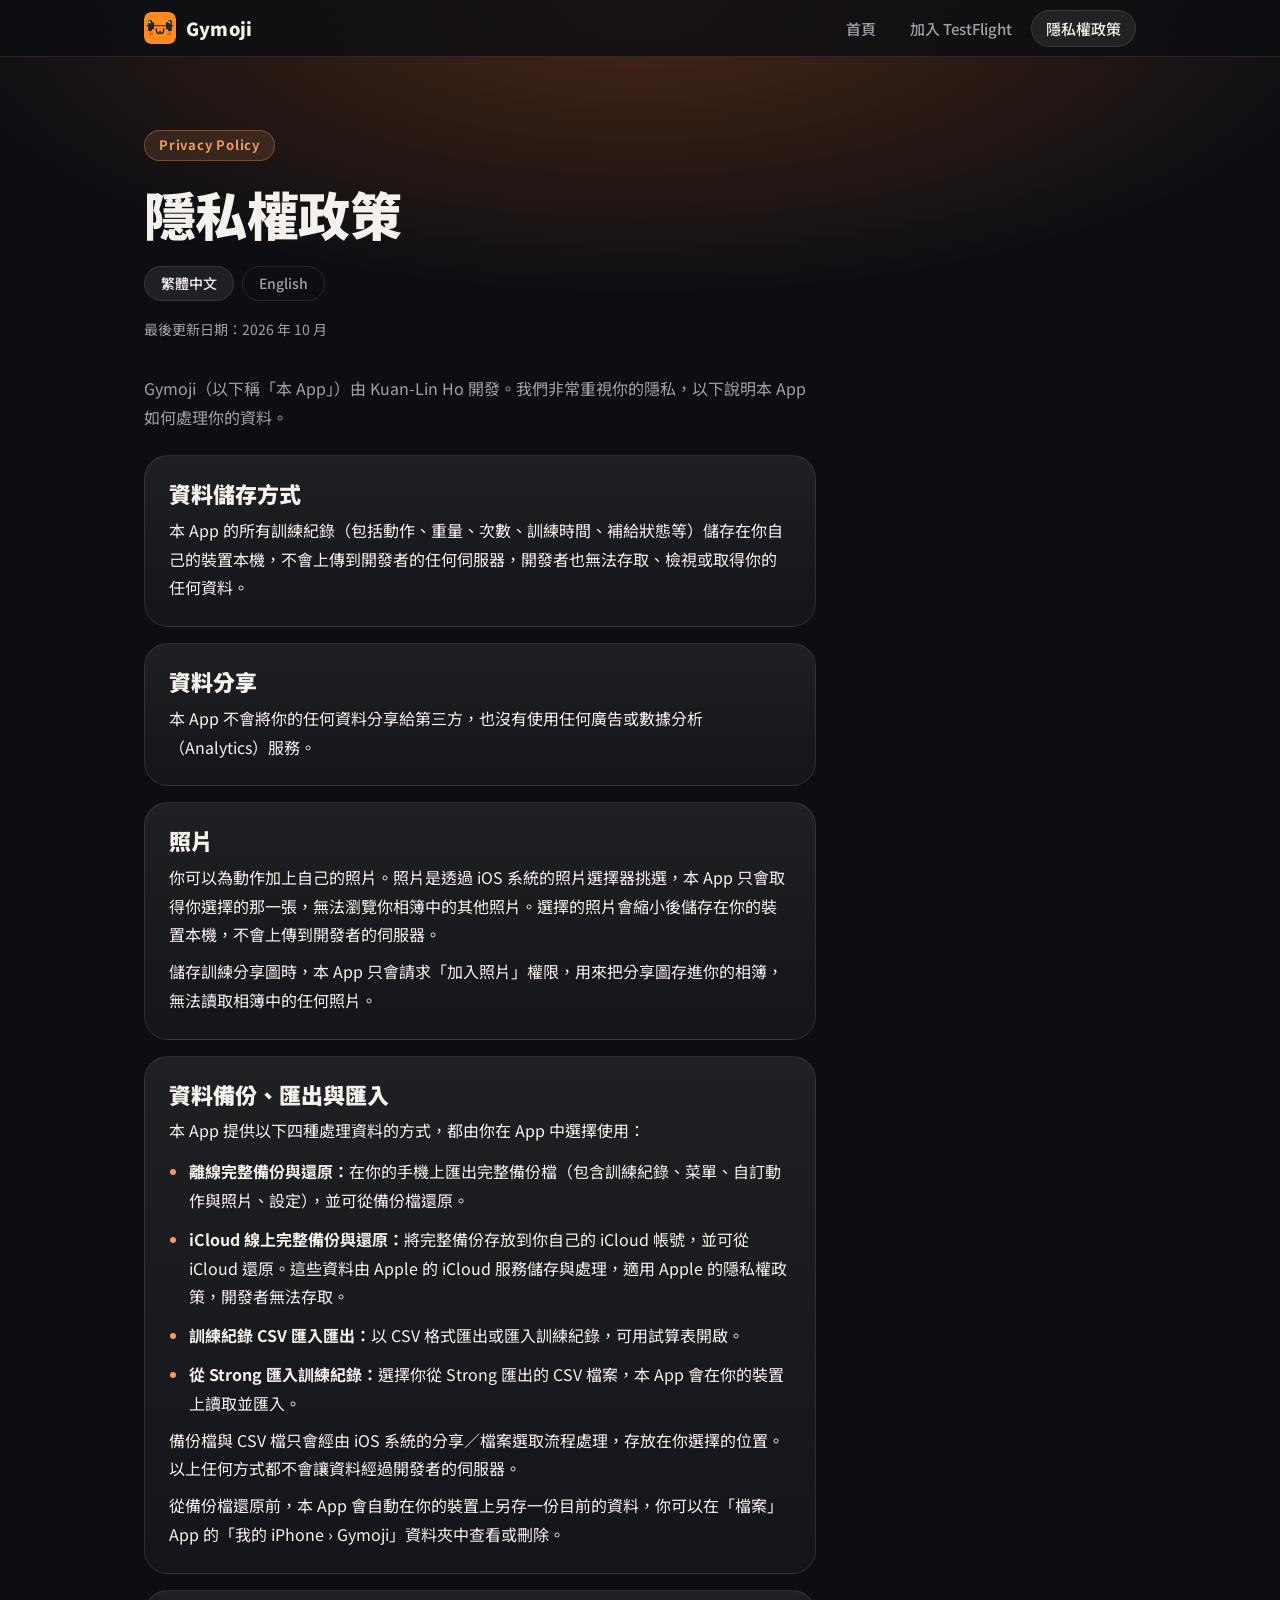
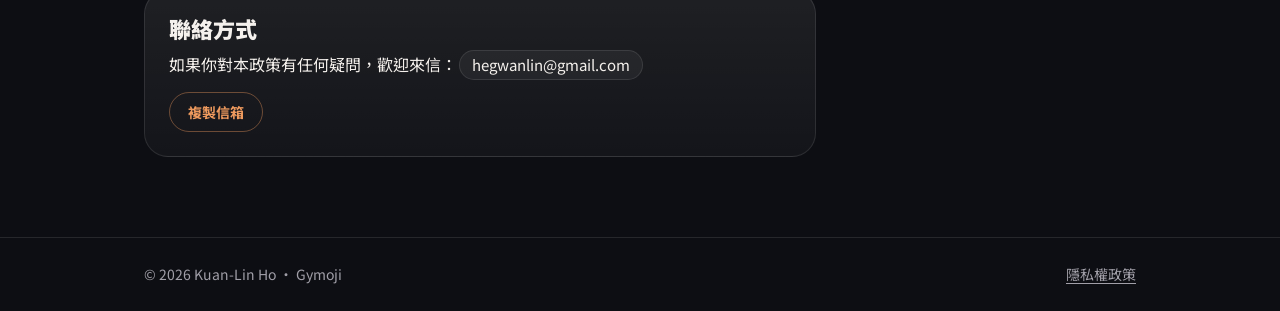
<file: privacy/index.html>
<!doctype html>
<html lang="zh-Hant">
<head>
<meta charset="utf-8">
<meta name="viewport" content="width=device-width, initial-scale=1, viewport-fit=cover">
<title>隱私權政策 – Gymoji</title>
<meta name="description" content="Gymoji 的隱私權政策，說明本 App 如何處理你的資料。">
<meta property="og:type" content="website">
<meta property="og:site_name" content="Gymoji">
<meta property="og:title" content="隱私權政策 – Gymoji">
<meta property="og:description" content="Gymoji 的隱私權政策，說明本 App 如何處理你的資料。">
<meta property="og:url" content="https://hegwanlin.github.io/gymoji/privacy/">
<meta property="og:image" content="https://hegwanlin.github.io/gymoji/assets/og-image.png?v=2">
<meta property="og:image:width" content="1200">
<meta property="og:image:height" content="630">
<meta name="twitter:card" content="summary_large_image">
<meta name="theme-color" content="#0D0E13">
<link rel="icon" type="image/png" href="../assets/favicon.png?v=2">
<link rel="apple-touch-icon" href="../assets/apple-touch-icon.png?v=2">
<link rel="preconnect" href="https://fonts.googleapis.com">
<link rel="preconnect" href="https://fonts.gstatic.com" crossorigin>
<link rel="stylesheet" href="https://fonts.googleapis.com/css2?family=Noto+Sans+TC:wght@400;500;700;900&display=swap">
<link rel="stylesheet" href="../assets/style.css?v=2">
</head>
<body>

<header class="site-header">
  <div class="inner">
    <a class="brand" href="../" aria-label="Gymoji 首頁">
      <img src="../assets/logo.webp?v=2" alt="" width="32" height="32">
      Gymoji
    </a>
    <nav class="nav" aria-label="主要選單">
      <a href="../">首頁</a>
      <a href="../testflight/">加入 TestFlight</a>
      <a href="../privacy/" aria-current="page">隱私權政策</a>
    </nav>
  </div>
</header>

<main>
  <div class="inner">
      <p class="pill">Privacy Policy</p>
      <h1>隱私權政策</h1>
      <nav class="lang" aria-label="語言 Language">
        <a href="../privacy/" aria-current="true">繁體中文</a>
        <a href="../privacy-en/" lang="en">English</a>
      </nav>
      <p class="updated">最後更新日期：2026 年 10 月</p>

      <div class="policy">
        <p class="intro">Gymoji（以下稱「本 App」）由 Kuan-Lin Ho 開發。我們非常重視你的隱私，以下說明本 App 如何處理你的資料。</p>

        <section>
          <h2>資料儲存方式</h2>
          <p>本 App 的所有訓練紀錄（包括動作、重量、次數、訓練時間、補給狀態等）儲存在你自己的裝置本機，不會上傳到開發者的任何伺服器，開發者也無法存取、檢視或取得你的任何資料。</p>
        </section>

        <section>
          <h2>資料分享</h2>
          <p>本 App 不會將你的任何資料分享給第三方，也沒有使用任何廣告或數據分析（Analytics）服務。</p>
        </section>

        <section>
          <h2>照片</h2>
          <p>你可以為動作加上自己的照片。照片是透過 iOS 系統的照片選擇器挑選，本 App 只會取得你選擇的那一張，無法瀏覽你相簿中的其他照片。選擇的照片會縮小後儲存在你的裝置本機，不會上傳到開發者的伺服器。</p>
          <p>儲存訓練分享圖時，本 App 只會請求「加入照片」權限，用來把分享圖存進你的相簿，無法讀取相簿中的任何照片。</p>
        </section>

        <section>
          <h2>資料備份、匯出與匯入</h2>
          <p>本 App 提供以下四種處理資料的方式，都由你在 App 中選擇使用：</p>
          <ul class="plist">
            <li><strong>離線完整備份與還原：</strong>在你的手機上匯出完整備份檔（包含訓練紀錄、菜單、自訂動作與照片、設定），並可從備份檔還原。</li>
            <li><strong>iCloud 線上完整備份與還原：</strong>將完整備份存放到你自己的 iCloud 帳號，並可從 iCloud 還原。這些資料由 Apple 的 iCloud 服務儲存與處理，適用 Apple 的隱私權政策，開發者無法存取。</li>
            <li><strong>訓練紀錄 CSV 匯入匯出：</strong>以 CSV 格式匯出或匯入訓練紀錄，可用試算表開啟。</li>
            <li><strong>從 Strong 匯入訓練紀錄：</strong>選擇你從 Strong 匯出的 CSV 檔案，本 App 會在你的裝置上讀取並匯入。</li>
          </ul>
          <p>備份檔與 CSV 檔只會經由 iOS 系統的分享／檔案選取流程處理，存放在你選擇的位置。以上任何方式都不會讓資料經過開發者的伺服器。</p>
          <p>從備份檔還原前，本 App 會自動在你的裝置上另存一份目前的資料，你可以在「檔案」App 的「我的 iPhone › Gymoji」資料夾中查看或刪除。</p>
        </section>

        <section>
          <h2>聯絡方式</h2>
          <p>如果你對本政策有任何疑問，歡迎來信：<span class="email inline-email" id="email-pp">hegwanlin@gmail.com</span></p>
          <div class="contact" style="margin-top:0.75rem">
            <button class="copy" type="button" data-copy="email-pp">複製信箱</button>
          </div>
        </section>
      </div>
    
  </div>
</main>

<footer class="site-footer">
  <div class="inner">
    <span>© 2026 Kuan-Lin Ho · Gymoji</span>
    <a href="../privacy/">隱私權政策</a>
  </div>
</footer>

<script src="../assets/app.js" defer></script>
</body>
</html>
</file>
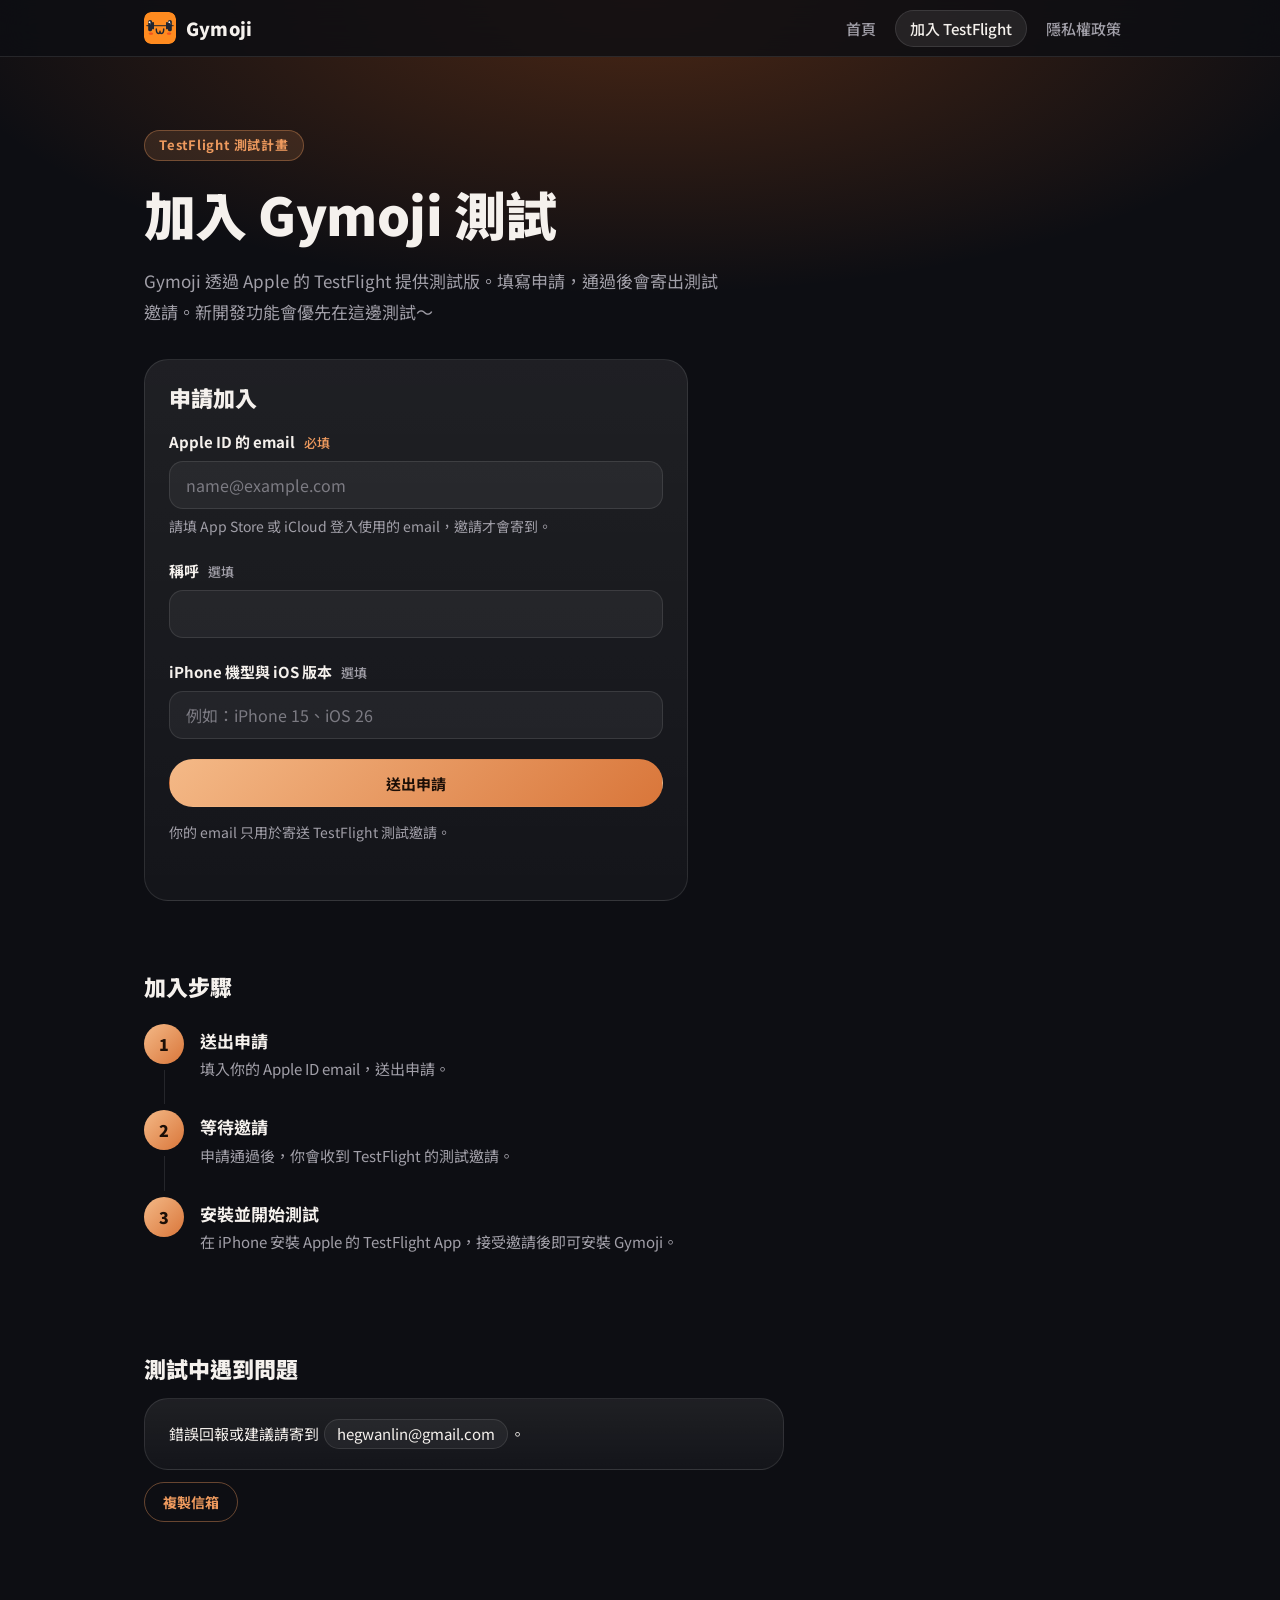
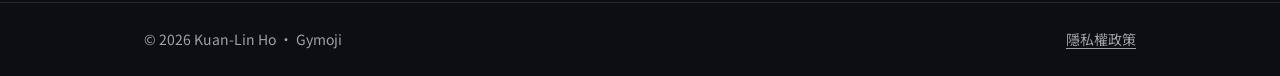
<file: testflight/index.html>
<!doctype html>
<html lang="zh-Hant">
<head>
<meta charset="utf-8">
<meta name="viewport" content="width=device-width, initial-scale=1, viewport-fit=cover">
<title>加入 TestFlight – Gymoji</title>
<meta name="description" content="申請加入 Gymoji 的 TestFlight 測試。">
<meta property="og:type" content="website">
<meta property="og:site_name" content="Gymoji">
<meta property="og:title" content="加入 TestFlight – Gymoji">
<meta property="og:description" content="申請加入 Gymoji 的 TestFlight 測試。">
<meta property="og:url" content="https://hegwanlin.github.io/gymoji/testflight/">
<meta property="og:image" content="https://hegwanlin.github.io/gymoji/assets/og-image.png?v=2">
<meta property="og:image:width" content="1200">
<meta property="og:image:height" content="630">
<meta name="twitter:card" content="summary_large_image">
<meta name="theme-color" content="#0D0E13">
<link rel="icon" type="image/png" href="../assets/favicon.png?v=2">
<link rel="apple-touch-icon" href="../assets/apple-touch-icon.png?v=2">
<link rel="preconnect" href="https://fonts.googleapis.com">
<link rel="preconnect" href="https://fonts.gstatic.com" crossorigin>
<link rel="stylesheet" href="https://fonts.googleapis.com/css2?family=Noto+Sans+TC:wght@400;500;700;900&display=swap">
<link rel="stylesheet" href="../assets/style.css?v=2">
</head>
<body>

<header class="site-header">
  <div class="inner">
    <a class="brand" href="../" aria-label="Gymoji 首頁">
      <img src="../assets/logo.webp?v=2" alt="" width="32" height="32">
      Gymoji
    </a>
    <nav class="nav" aria-label="主要選單">
      <a href="../">首頁</a>
      <a href="../testflight/" aria-current="page">加入 TestFlight</a>
      <a href="../privacy/">隱私權政策</a>
    </nav>
  </div>
</header>

<main>
  <div class="inner">
      <p class="pill">TestFlight 測試計畫</p>
      <h1>加入 Gymoji 測試</h1>
      <p class="lead">Gymoji 透過 Apple 的 TestFlight 提供測試版。填寫申請，通過後會寄出測試邀請。新開發功能會優先在這邊測試～</p>

      <div id="apply-wrap" hidden>
        <form id="apply-form" class="apply" aria-labelledby="h-apply">
          <h2 id="h-apply">申請加入</h2>
          <div class="field">
            <label for="f-email">Apple ID 的 email <span class="req">必填</span></label>
            <input id="f-email" name="email" type="email" inputmode="email" autocomplete="email" required maxlength="120" placeholder="name@example.com">
            <p class="hint">請填 App Store 或 iCloud 登入使用的 email，邀請才會寄到。</p>
          </div>
          <div class="field">
            <label for="f-name">稱呼 <span class="opt">選填</span></label>
            <input id="f-name" name="name" type="text" autocomplete="name" maxlength="60">
          </div>
          <div class="field">
            <label for="f-device">iPhone 機型與 iOS 版本 <span class="opt">選填</span></label>
            <input id="f-device" name="device" type="text" maxlength="80" placeholder="例如：iPhone 15、iOS 26">
          </div>
          <div class="hp" aria-hidden="true">
            <label for="f-web">網站</label>
            <input id="f-web" name="website" type="text" tabindex="-1" autocomplete="off">
          </div>
          <button class="btn btn-primary" type="submit" id="apply-submit">送出申請</button>
          <p class="hint">你的 email 只用於寄送 TestFlight 測試邀請。</p>
          <p class="status" id="apply-status" role="status" aria-live="polite"></p>
        </form>
        <div class="apply apply-done" id="apply-done" hidden>
          <h2>已收到你的申請</h2>
          <p>通過後，TestFlight 測試邀請會寄到你填寫的 email，請留意信箱，也看一下垃圾郵件匣。</p>
        </div>
      </div>

      <div class="actions" id="apply-fallback">
        <a class="btn btn-primary" href="https://docs.google.com/forms/d/e/1FAIpQLSdtw04apZG2AxbnvMpYK1ThWkzl943DoealwRz7C4TkfYB8ow/viewform?usp=header" target="_blank" rel="noopener">填寫申請表單</a>
      </div>

      <section class="section" aria-labelledby="h-steps">
        <h2 id="h-steps">加入步驟</h2>
        <ol class="steps">
          <li>
            <h3>送出申請</h3>
            <p>填入你的 Apple ID email，送出申請。</p>
          </li>
          <li>
            <h3>等待邀請</h3>
            <p>申請通過後，你會收到 TestFlight 的測試邀請。</p>
          </li>
          <li>
            <h3>安裝並開始測試</h3>
            <p>在 iPhone 安裝 Apple 的 TestFlight App，接受邀請後即可安裝 Gymoji。</p>
          </li>
        </ol>
      </section>

      <section class="section" aria-labelledby="h-fb">
        <h2 id="h-fb">測試中遇到問題</h2>
        <div class="note">
          <p>錯誤回報或建議請寄到 <span class="email inline-email" id="email-tf">hegwanlin@gmail.com</span>。</p>
        </div>
        <div class="contact" style="margin-top:0.75rem">
          <button class="copy" type="button" data-copy="email-tf">複製信箱</button>
        </div>
      </section>
    
  </div>
</main>

<footer class="site-footer">
  <div class="inner">
    <span>© 2026 Kuan-Lin Ho · Gymoji</span>
    <a href="../privacy/">隱私權政策</a>
  </div>
</footer>

<script src="../assets/app.js" defer></script>
<script src="../assets/apply.js" defer></script>
</body>
</html>
</file>
<file: assets/style.css>
/* Layout: dark glass surfaces over a warm orange glow at the top, matching the app. Heavy rounded headings, orange gradient pills for every action. */
:root {
  --bg: #0D0E13;
  --glow: rgba(214, 96, 26, 0.30);
  --ink: #F5F1ED;
  --muted: #A19FA8;
  --glass: rgba(255, 255, 255, 0.05);
  --glass-strong: rgba(255, 255, 255, 0.08);
  --line: rgba(255, 255, 255, 0.10);
  --accent: #EE9A5E;
  --accent-grad: linear-gradient(135deg, #F4B987 0%, #D9763A 100%);
  --accent-ink: #1C0F07;
  --accent-soft: rgba(238, 154, 94, 0.14);

  --font: -apple-system, BlinkMacSystemFont, "SF Pro Text", "SF Pro Display", "PingFang TC", "Noto Sans TC", "Microsoft JhengHei", sans-serif;
  color-scheme: dark;
}

* { box-sizing: border-box; }
html { -webkit-text-size-adjust: 100%; }
html { background: var(--bg); }
body {
  margin: 0;
  background:
    radial-gradient(ellipse 80% 420px at 50% 0%, var(--glow), transparent 70%),
    var(--bg);
  background-repeat: no-repeat;
  color: var(--ink);
  font-family: var(--font);
  font-size: 1rem;
  line-height: 1.8;
  min-height: 100%;
}
body::before {
  content: "";
  position: fixed;
  inset: 0 0 auto;
  height: env(safe-area-inset-top, 0px);
  background: var(--bg);
  z-index: 30;
}

a { color: var(--accent); text-underline-offset: 3px; }
a:focus-visible, button:focus-visible {
  outline: 2px solid var(--accent);
  outline-offset: 3px;
  border-radius: 999px;
}

.inner {
  width: 100%;
  max-width: 64rem;
  margin: 0 auto;
  padding-left: max(16px, env(safe-area-inset-left, 0px));
  padding-right: max(16px, env(safe-area-inset-right, 0px));
}

/* Header */
.site-header {
  position: sticky;
  top: env(safe-area-inset-top, 0px);
  z-index: 20;
  background: rgba(13, 14, 19, 0.82);
  -webkit-backdrop-filter: blur(14px);
  backdrop-filter: blur(14px);
  border-bottom: 1px solid var(--line);
}
.site-header .inner {
  display: flex;
  flex-wrap: wrap;
  align-items: center;
  justify-content: space-between;
  gap: 0.25rem 1.5rem;
  padding-block: 0.5rem;
}
.brand {
  display: inline-flex;
  align-items: center;
  gap: 0.625rem;
  font-weight: 900;
  font-size: 1.125rem;
  letter-spacing: 0.01em;
  color: var(--ink);
  text-decoration: none;
  padding-block: 0.25rem;
}
.brand img { display: block; width: 2rem; height: 2rem; border-radius: 22%; }
.nav { display: flex; flex-wrap: wrap; gap: 0.25rem; }
.nav a {
  padding: 0.4375rem 0.875rem;
  font-size: 0.9375rem;
  font-weight: 500;
  line-height: 1.4;
  color: var(--muted);
  text-decoration: none;
  border-radius: 999px;
  border: 1px solid transparent;
}
.nav a:hover { color: var(--ink); }
.nav a[aria-current="page"] {
  color: var(--ink);
  background: var(--glass-strong);
  border-color: var(--line);
}

/* Pages */
main .inner { padding-block: clamp(2rem, 6vw, 4.5rem) clamp(3rem, 8vw, 5rem); }
.page { display: block; }
.pill {
  display: inline-block;
  margin: 0 0 1.25rem;
  padding: 0.25rem 0.875rem;
  background: var(--accent-soft);
  border: 1px solid rgba(238, 154, 94, 0.35);
  border-radius: 999px;
  color: var(--accent);
  font-size: 0.8125rem;
  font-weight: 700;
  letter-spacing: 0.06em;
  line-height: 1.6;
}
h1, h2, h3 { margin: 0; line-height: 1.25; text-wrap: balance; }
h1 { font-size: clamp(2rem, 6vw, 3.25rem); font-weight: 900; letter-spacing: -0.01em; }
h2 { font-size: 1.375rem; font-weight: 900; }
h3 { font-size: 1.0625rem; font-weight: 700; }
.lead { max-width: 36rem; margin: 1.25rem 0 0; font-size: 1.0625rem; color: var(--muted); }
.muted { color: var(--muted); }

.actions { display: flex; flex-wrap: wrap; gap: 0.75rem; margin-top: 2rem; }
.btn {
  display: inline-flex;
  align-items: center;
  justify-content: center;
  min-height: 3rem;
  padding: 0.5rem 1.625rem;
  border-radius: 999px;
  border: 1px solid transparent;
  font-family: var(--font);
  font-size: 0.9375rem;
  font-weight: 700;
  line-height: 1.4;
  text-decoration: none;
  cursor: pointer;
}
.btn-primary { background: var(--accent-grad); color: var(--accent-ink); }
.btn-primary:hover { filter: brightness(1.08); }
.btn-secondary { background: var(--glass); color: var(--ink); border-color: var(--line); }
.btn-secondary:hover { background: var(--glass-strong); }

/* Hero with phones */
.hero { max-width: 44rem; }
.hero-icon { display: block; width: 4.5rem; height: 4.5rem; border-radius: 22%; margin-bottom: 1.5rem; box-shadow: 0 12px 32px rgba(214, 96, 26, 0.35); }
.shots {
  display: grid;
  grid-template-columns: repeat(5, minmax(0, 1fr));
  gap: 1rem;
  margin: 1.5rem 0 0;
  padding: 0;
  list-style: none;
}
.shots li { min-width: 0; }
.shots img {
  display: block;
  width: 100%;
  height: auto;
  border: 1px solid var(--line);
  border-radius: 1.25rem;
  box-shadow: 0 20px 40px rgba(0, 0, 0, 0.45);
}

/* Sections */
.section { margin-top: clamp(2.5rem, 7vw, 4.5rem); }
.cards {
  display: grid;
  grid-template-columns: repeat(auto-fit, minmax(15rem, 1fr));
  gap: 1rem;
  margin: 1.25rem 0 0;
  padding: 0;
  list-style: none;
}
.card {
  min-width: 0;
  padding: 1.5rem;
  background: linear-gradient(180deg, rgba(255, 255, 255, 0.075), rgba(255, 255, 255, 0.03));
  border: 1px solid var(--line);
  border-radius: 1.5rem;
}
.card p { margin: 0.5rem 0 0; font-size: 0.9375rem; color: var(--muted); }
.card .tag {
  display: inline-block;
  margin-top: 1rem;
  padding: 0.125rem 0.75rem;
  background: var(--accent-soft);
  border: 1px solid rgba(238, 154, 94, 0.35);
  border-radius: 999px;
  color: var(--accent);
  font-size: 0.8125rem;
  font-weight: 700;
  line-height: 1.7;
}
.card .dot {
  display: block;
  width: 0.75rem;
  height: 0.75rem;
  margin-bottom: 1rem;
  border-radius: 50%;
  background: var(--accent-grad);
}

.contact {
  display: flex;
  flex-wrap: wrap;
  align-items: center;
  gap: 0.75rem;
  margin-top: 1.25rem;
}
.email {
  padding: 0.5rem 1rem;
  background: var(--glass);
  border: 1px solid var(--line);
  border-radius: 999px;
  font-size: 0.9375rem;
  overflow-wrap: anywhere;
  user-select: all;
}
.inline-email { display: inline-block; padding: 0.0625rem 0.75rem; margin-inline: 0.125rem; line-height: 1.7; }
.copy {
  min-height: 2.5rem;
  padding: 0.375rem 1.125rem;
  background: transparent;
  color: var(--accent);
  border: 1px solid rgba(238, 154, 94, 0.4);
  border-radius: 999px;
  font-family: var(--font);
  font-size: 0.875rem;
  font-weight: 700;
  cursor: pointer;
}
.copy:hover { background: var(--accent-soft); }

/* TestFlight steps */
.steps { list-style: none; margin: 1.5rem 0 0; padding: 0; max-width: 40rem; counter-reset: step; }
.steps li { position: relative; padding: 0 0 1.75rem 3.5rem; counter-increment: step; }
.steps li::before {
  content: counter(step);
  position: absolute;
  left: 0;
  top: 0;
  width: 2.5rem;
  height: 2.5rem;
  display: grid;
  place-items: center;
  border-radius: 50%;
  background: var(--accent-grad);
  color: var(--accent-ink);
  font-weight: 900;
  font-size: 1rem;
  line-height: 1;
}
.steps li:not(:last-child)::after {
  content: "";
  position: absolute;
  left: 1.25rem;
  top: 2.875rem;
  bottom: 0.375rem;
  width: 1px;
  background: var(--line);
}
.steps h3 { padding-top: 0.375rem; }
.steps p { margin: 0.25rem 0 0; font-size: 0.9375rem; color: var(--muted); }

.note {
  max-width: 40rem;
  margin-top: 1rem;
  padding: 1.25rem 1.5rem;
  background: linear-gradient(180deg, rgba(255, 255, 255, 0.075), rgba(255, 255, 255, 0.03));
  border: 1px solid var(--line);
  border-radius: 1.5rem;
  font-size: 0.9375rem;
}
.note p { margin: 0; }

/* Policy */
.updated { margin: 1rem 0 0; font-size: 0.875rem; color: var(--muted); }
.policy { max-width: 42rem; margin-top: 2rem; display: grid; gap: 1rem; }
.policy .intro { margin: 0 0 0.5rem; color: var(--muted); }
.policy section {
  padding: 1.5rem;
  background: linear-gradient(180deg, rgba(255, 255, 255, 0.075), rgba(255, 255, 255, 0.03));
  border: 1px solid var(--line);
  border-radius: 1.5rem;
}
.policy p { margin: 0.5rem 0 0; }

.lang { display: flex; flex-wrap: wrap; gap: 0.5rem; margin-top: 1.25rem; }
.lang a {
  padding: 0.3125rem 1rem;
  border: 1px solid var(--line);
  border-radius: 999px;
  color: var(--muted);
  font-size: 0.875rem;
  font-weight: 500;
  line-height: 1.6;
  text-decoration: none;
}
.lang a:hover { color: var(--ink); }
.lang a[aria-current="true"] { background: var(--glass-strong); color: var(--ink); }

/* Footer */
.site-footer { border-top: 1px solid var(--line); }
.site-footer .inner {
  display: flex;
  flex-wrap: wrap;
  justify-content: space-between;
  gap: 0.5rem 2rem;
  padding-block: 1.5rem;
  font-size: 0.875rem;
  color: var(--muted);
}
.site-footer a { color: var(--muted); }
.site-footer a:hover { color: var(--accent); }

.dots { display: none; }

/* Phones: swipe through the screenshots one at a time, like the App Store */
@media (max-width: 760px) {
  .shots {
    display: flex;
    gap: 0.75rem;
    margin-inline: calc(-1 * max(16px, env(safe-area-inset-left, 0px))) calc(-1 * max(16px, env(safe-area-inset-right, 0px)));
    padding: 0.25rem max(16px, env(safe-area-inset-right, 0px)) 1rem max(16px, env(safe-area-inset-left, 0px));
    scroll-padding-inline: max(16px, env(safe-area-inset-left, 0px));
    overflow-x: auto;
    overscroll-behavior-x: contain;
    scroll-snap-type: x mandatory;
    -webkit-overflow-scrolling: touch;
    scrollbar-width: none;
  }
  .shots::-webkit-scrollbar { display: none; }
  .shots li { flex: 0 0 min(66%, 17rem); scroll-snap-align: start; scroll-snap-stop: always; }
  .shots img { border-radius: 1.25rem; }
  .dots { display: flex; justify-content: center; gap: 0.5rem; margin-top: 0.25rem; }
  .dots span {
    width: 0.5rem;
    height: 0.5rem;
    border-radius: 50%;
    background: var(--line);
    transition: background 0.2s, width 0.2s;
  }
  .dots span[aria-current="true"] { width: 1.25rem; border-radius: 999px; background: var(--accent); }
}
@media (max-width: 480px) {
  .btn, .copy { width: 100%; }
}
@media (prefers-reduced-motion: reduce) {
  .dots span { transition: none; }
}
.nb { display: inline-block; }

/* Four-card row: 1 column on phones, 2 on tablets, 4 on desktop */
.cards-4 { grid-template-columns: minmax(0, 1fr); }
@media (min-width: 36rem) { .cards-4 { grid-template-columns: repeat(2, minmax(0, 1fr)); } }
@media (min-width: 62rem) { .cards-4 { grid-template-columns: repeat(4, minmax(0, 1fr)); } }

.plist { margin: 0.75rem 0 0; padding-left: 1.25rem; display: grid; gap: 0.625rem; }
.plist li::marker { color: var(--accent); }
.plist strong { font-weight: 700; }

[hidden] { display: none !important; }

/* TestFlight application form */
.apply {
  max-width: 34rem;
  margin-top: 2rem;
  padding: 1.5rem;
  background: linear-gradient(180deg, rgba(255, 255, 255, 0.075), rgba(255, 255, 255, 0.03));
  border: 1px solid var(--line);
  border-radius: 1.5rem;
}
.apply h2 { margin-bottom: 1rem; }
.apply-done p { margin: 0.5rem 0 0; color: var(--muted); }
.apply-done:focus { outline: none; }
.field { display: grid; gap: 0.375rem; margin-bottom: 1.25rem; }
.field label { font-size: 0.9375rem; font-weight: 700; }
.field .req, .field .opt { margin-left: 0.375rem; font-size: 0.8125rem; font-weight: 500; color: var(--muted); }
.field .req { color: var(--accent); }
.field input {
  width: 100%;
  min-height: 3rem;
  padding: 0.5rem 1rem;
  background: rgba(255, 255, 255, 0.05);
  border: 1px solid var(--line);
  border-radius: 0.875rem;
  color: var(--ink);
  font-family: var(--font);
  font-size: 1rem;
}
.field input::placeholder { color: var(--muted); opacity: 0.7; }
.field input:focus-visible { outline: 2px solid var(--accent); outline-offset: 2px; border-color: transparent; }
.hint { margin: 0; font-size: 0.875rem; line-height: 1.6; color: var(--muted); }
.apply .btn { width: 100%; margin-bottom: 0.875rem; }
.apply .btn:disabled { opacity: 0.6; cursor: default; }
.status { margin: 0.5rem 0 0; min-height: 1.5rem; font-size: 0.9375rem; }
.status[data-error="true"] { color: #FF8A7A; }
.hp { position: absolute; left: -9999px; width: 1px; height: 1px; overflow: hidden; }
</file>
<file: assets/home.css>
/* Homepage: hero, pinned phone tour, feature cards, closing CTA. Builds on style.css. */

.home main .inner { padding-block: 0; }
.home .section { margin-top: clamp(3.5rem, 9vw, 6rem); }

/* Hero */
.home-hero { padding-top: clamp(2.5rem, 8vw, 5rem) !important; }
.chips { list-style: none; display: flex; flex-wrap: wrap; gap: 0.5rem; margin: 1.5rem 0 0; padding: 0; }
.chips li {
  padding: 0.25rem 0.875rem;
  border-radius: 999px;
  background: var(--glass);
  border: 1px solid var(--line);
  font-size: 0.875rem;
  font-weight: 700;
  color: var(--ink);
}

/* ---------- Tour: the phone stays pinned while the page scrolls through five steps ---------- */
.tour {
  --hh: 57px;
  position: relative;
  height: calc(var(--steps) * 85vh + 100vh);
  height: calc(var(--steps) * 85svh + 100svh);
  touch-action: pan-y;
  margin-top: clamp(2rem, 6vw, 4rem);
}
.tour-stage {
  position: sticky;
  top: var(--hh);
  height: calc(100vh - var(--hh));
  height: calc(100svh - var(--hh));
  display: grid;
  grid-template-columns: minmax(0, 1fr) auto;
  align-items: center;
  gap: 4rem;
  max-width: 64rem;
  margin: 0 auto;
  padding: 0 max(16px, env(safe-area-inset-right, 0px)) 0 max(16px, env(safe-area-inset-left, 0px));
  overflow: hidden;
}
.tour-steps { list-style: none; margin: 0; padding: 0; border-left: 2px solid var(--line); }
.tour-steps li { position: relative; padding: 0.125rem 0 0.125rem 1.5rem; }
.tour-steps li::before {
  content: "";
  position: absolute;
  left: -2px; top: 0; bottom: 0;
  width: 2px;
  background: var(--accent);
  transform: scaleY(0);
  transition: transform 0.4s;
}
.tour-steps li.is-active::before { transform: scaleY(1); }
.tour-steps button {
  display: flex;
  align-items: baseline;
  gap: 0.75rem;
  padding: 0.5rem 0;
  background: none;
  border: 0;
  color: var(--muted);
  font: inherit;
  cursor: pointer;
  text-align: left;
}
.tour-steps .num { font-size: 0.8125rem; font-weight: 700; font-variant-numeric: tabular-nums; }
.tour-steps .t { font-size: 1.0625rem; font-weight: 700; }
.tour-steps li.is-active button { color: var(--ink); }
.tour-steps li.is-active .num { color: var(--accent); }
.tour-steps .desc { max-height: 0; overflow: hidden; opacity: 0; transition: max-height 0.45s ease, opacity 0.35s; }
.tour-steps li.is-active .desc { max-height: 15rem; opacity: 1; }
.tour-steps .desc h2 { font-size: clamp(1.75rem, 3.2vw, 2.375rem); margin: 0.125rem 0 0.625rem; }
.tour-steps .desc p { margin: 0 0 1.25rem; color: var(--muted); max-width: 26rem; }

.tour-device { position: relative; display: flex; flex-direction: column; align-items: center; }
.tour-device::before {
  content: "";
  position: absolute;
  inset: 10% -30% 0;
  background: radial-gradient(closest-side, rgba(214, 96, 26, 0.28), transparent);
  pointer-events: none;
}
.tour-dots { display: none; }

@media (max-width: 899px) {
  .tour-stage {
    display: flex;
    flex-direction: column;
    justify-content: flex-start;
    gap: 1rem;
    padding-top: 1.25rem;
  }
  .tour-copy { width: 100%; text-align: center; }
  .tour-steps { display: grid; border: 0; }
  .tour-steps li {
    grid-area: 1 / 1;
    padding: 0;
    opacity: 0;
    visibility: hidden;
    transform: translateY(8px);
    transition: opacity 0.35s, transform 0.35s, visibility 0.35s;
  }
  .tour-steps li.is-active { opacity: 1; visibility: visible; transform: none; }
  .tour-steps li::before { display: none; }
  .tour-steps button { justify-content: center; width: 100%; padding: 0; pointer-events: none; }
  .tour-steps .t { font-size: 0.875rem; color: var(--accent); }
  .tour-steps .num { display: none; }
  .tour-steps .desc { max-height: none; opacity: 1; }
  .tour-steps .desc h2 { font-size: 1.5rem; margin: 0.25rem 0 0.375rem; }
  .tour-steps .desc p { margin: 0 auto; max-width: 22rem; font-size: 0.9375rem; line-height: 1.6; }
  /* Vertical progress beside the phone, so it reads as "scroll down", not "swipe sideways" */
  .tour-dots {
    position: absolute;
    left: calc(50% + var(--pw, 300px) / 2 + 14px);
    top: 50%;
    transform: translateY(-50%);
    display: flex;
    flex-direction: column;
    gap: 0.375rem;
  }
  .tour-dots span { width: 0.375rem; height: 0.375rem; border-radius: 999px; background: var(--line); transition: height 0.25s, background 0.25s; }
  .tour-dots span.on { height: 1.125rem; background: var(--accent); }
}

/* ---------- Phone frame. JS sets --pw (width), --ph (height), --bz (bezel), --s (scale) ---------- */
.phone {
  --pw: 300px; --ph: 640px; --bz: 9px; --s: 0.72;
  position: relative;
  width: var(--pw);
  height: var(--ph);
  padding: var(--bz);
  border-radius: calc(var(--pw) * 0.16);
  background: #050506;
  box-shadow: 0 0 0 1.5px #4a4b53, 0 0 0 4px #17181c, 0 30px 70px rgba(0, 0, 0, 0.55);
}
.phone-screen {
  position: relative;
  width: 100%;
  height: 100%;
  overflow: hidden;
  border-radius: calc(var(--pw) * 0.135);
  background: #131418;
}
.scaler {
  position: relative;
  width: 390px;
  height: 844px;
  transform: scale(var(--s));
  transform-origin: 0 0;
  color: #F2F2F4;
  font-family: var(--font);
  font-size: 15px;
  line-height: 1.3;
  font-variant-numeric: tabular-nums;
  -webkit-font-smoothing: antialiased;
}
.scaler p { margin: 0; }
.scaler svg { display: block; flex: none; }
.island { position: absolute; z-index: 20; top: 11px; left: 50%; width: 124px; height: 36px; margin-left: -62px; border-radius: 20px; background: #000; }

.scr {
  position: absolute;
  inset: 0;
  overflow: hidden;
  background: #0E0F12;
  opacity: 0;
  transform: translateX(7%);
  transition: opacity 0.45s ease, transform 0.6s cubic-bezier(0.2, 0.8, 0.2, 1);
}
.scr.is-past { transform: translateX(-7%); }
.scr.is-active { opacity: 1; transform: none; z-index: 2; }

.sbar { position: relative; z-index: 3; height: 54px; display: flex; justify-content: space-between; align-items: center; padding: 6px 30px 0 44px; font-size: 17px; font-weight: 700; }
.sicons { display: flex; align-items: center; gap: 6px; }
.sicons .sig { width: 18px; height: 12px; fill: #fff; }
.sicons .wf { width: 17px; height: 12px; fill: #fff; }
.sicons .bat { background: #fff; color: #000; font-size: 12px; font-weight: 800; line-height: 1; padding: 2px 4px; border-radius: 5px; }
.carrier { font-size: 15px; }

.sheet { position: absolute; top: 60px; left: 0; right: 0; bottom: 0; padding: 8px 20px 0; background: #16171B; border-radius: 38px 38px 0 0; }
.sq { width: 42px; height: 42px; border-radius: 12px; background: #27282F; display: grid; place-items: center; flex: none; }
.sq svg { width: 20px; height: 20px; color: #fff; }

.tap {
  position: absolute; z-index: 30; left: 0; top: 0;
  width: 46px; height: 46px; margin: -23px 0 0 -23px;
  border-radius: 50%;
  background: rgba(255, 255, 255, 0.28);
  border: 2px solid rgba(255, 255, 255, 0.75);
  opacity: 0; pointer-events: none;
}
.tap.go { animation: tap 0.7s ease-out; }
@keyframes tap {
  0% { opacity: 0; transform: scale(0.5); }
  30% { opacity: 1; transform: scale(1); }
  100% { opacity: 0; transform: scale(1.5); }
}

/* 01 Workout */
.w-top { display: flex; align-items: center; justify-content: space-between; height: 42px; margin-top: 4px; }
.elapsed { text-align: center; }
.elapsed b { display: block; font-size: 21px; font-weight: 800; line-height: 1.1; }
.elapsed small { font-size: 10.5px; color: #9A9BA3; font-weight: 600; }
.done-btn { height: 42px; line-height: 42px; padding: 0 17px; border-radius: 13px; background: #E28A52; color: #2A1508; font-size: 15px; font-weight: 800; }
.w-date { margin-top: 16px !important; font-size: 12.5px; color: #9A9BA3; font-weight: 600; }
.w-title { margin-top: 2px !important; font-size: 31px; font-weight: 900; letter-spacing: -0.3px; line-height: 1.15; }
.w-stats { margin-top: 6px !important; font-size: 12px; color: #9A9BA3; }
.w-stats b { font-size: 16px; color: #fff; font-weight: 800; margin: 0 2px 0 10px; }
.w-stats b:first-child { margin-left: 0; }
.w-supp { margin-top: 16px; padding: 2px 16px; background: #1D1E24; border-radius: 17px; }
.supp-row { display: flex; align-items: center; gap: 8px; height: 44px; font-size: 15px; font-weight: 800; }
.cb { width: 17px; height: 17px; border-radius: 4px; border: 1.6px solid #8A8A92; display: grid; place-items: center; }
.cb:not(:first-child) { margin-left: 34px; }
.cb:first-child { margin-left: 18px; }
.cb.on { background: #F7C6D0; border-color: #F7C6D0; color: #2A1B20; }
.cb svg { width: 12px; height: 12px; }
.supp-other { height: 43px; line-height: 43px; border-block: 1px solid #2C2D34; color: #6E6F78; font-size: 14.5px; font-weight: 700; }
.supp-rest { display: flex; align-items: center; height: 52px; font-size: 14.5px; }
.supp-rest b { font-weight: 800; }
.rest-val { margin-left: auto; font-size: 15px; }
.stepper { display: flex; height: 31px; margin-left: 10px; background: #3A3B43; border-radius: 16px; }
.stepper i { width: 44px; text-align: center; font-style: normal; font-size: 21px; line-height: 30px; }
.stepper i:first-child { border-right: 1px solid #55565F; }
.swap { margin-left: 10px; padding-left: 10px; border-left: 1px solid #2C2D34; }
.swap svg { width: 18px; height: 18px; color: #C9CAD2; }
.w-ex { margin-top: 20px; padding: 16px 12px 12px; background: #1D1E24; border-radius: 17px; }
.ex-head { display: flex; align-items: flex-start; gap: 12px; padding: 0 4px; }
.ex-head img { width: 44px; height: 44px; border-radius: 11px; object-fit: cover; flex: none; }
.ex-name { flex: 1; min-width: 0; }
.ex-name b { display: block; font-size: 16.5px; font-weight: 800; line-height: 1.2; }
.ex-name small { font-size: 12px; color: #9A9BA3; font-weight: 600; }
.scaler .ic { width: 19px; height: 19px; color: #B9BAC2; margin-top: 8px; }
.ex-total { display: flex; align-items: flex-end; gap: 8px; margin-top: 12px; padding: 0 4px; }
.ex-total small { display: block; font-size: 11.5px; color: #9A9BA3; font-weight: 600; }
.ex-total > div b { font-size: 30px; font-weight: 900; line-height: 1.1; }
.ex-total > div i { font-style: normal; font-size: 15px; color: #9A9BA3; font-weight: 600; }
.rest-pill { display: inline-flex; align-items: center; gap: 5px; height: 27px; margin: 0 0 4px auto; padding: 0 10px; border-radius: 9px; background: #E28A52; color: #2A1508; font-size: 15px; font-weight: 800; opacity: 0; transform: scale(0.6); transition: opacity 0.3s, transform 0.35s cubic-bezier(0.3, 1.6, 0.5, 1); }
.rest-pill.on { opacity: 1; transform: none; }
.rest-pill svg { width: 15px; height: 15px; }
.unit { display: inline-flex; margin-bottom: 2px; padding: 3px; background: #25262C; border-radius: 10px; }
.unit b, .unit i { width: 38px; height: 24px; border-radius: 7px; display: grid; place-items: center; font-size: 14px; font-style: normal; font-weight: 800; }
.unit b { background: #16171B; }
.unit i { color: #8E8F98; }
.cols { display: flex; gap: 58px; padding-left: 116px; margin: 12px 0 2px; font-size: 11.5px; color: #9A9BA3; font-weight: 600; }
.set { margin-top: 8px; padding: 9px 12px 8px; background: #22232A; border-radius: 13px; transition: background 0.3s; }
.set.done { background: #232B2C; }
.set-main { display: flex; align-items: center; gap: 7px; }
.kind { display: flex; align-items: center; gap: 2px; width: 74px; color: #E28A52; font-size: 15.5px; font-weight: 800; }
.kind.warm { color: #9FA0A8; }
.kind svg { width: 13px; height: 13px; }
.box { width: 62px; height: 31px; border-radius: 9px; background: #15171A; display: grid; place-items: center; font-size: 17px; font-weight: 800; }
.by { color: #9A9BA3; font-size: 15px; font-weight: 700; }
.set .ic { width: 16px; height: 16px; margin: 0 0 0 3px; }
.tick { margin-left: auto; width: 32px; height: 32px; border-radius: 9px; display: grid; place-items: center; border: 1.6px solid #E28A52; color: #6A6B73; transition: background 0.2s, border-color 0.2s, color 0.2s, transform 0.2s; }
.tick svg { width: 18px; height: 18px; }
.set.done .tick { background: #6FBF8B; border-color: #6FBF8B; color: #13200F; }
.set.target.done .tick { animation: pop 0.35s; }
@keyframes pop { 50% { transform: scale(1.18); } }
.set-sub { display: flex; align-items: center; gap: 6px; margin-top: 8px; padding-left: 56px; font-size: 11.5px; color: #9A9BA3; font-weight: 600; }
.belt { width: 14px; height: 14px; color: #9A9BA3; }
.belt.on { color: #C5C6CE; }
.slider { position: relative; flex: 1; height: 13px; margin: 0 8px; border-radius: 7px; background: #141518; }
.slider i { position: absolute; left: 0; top: 0; bottom: 0; min-width: 13px; border-radius: 7px; background: #B57750; }
.slider i::after { content: ""; position: absolute; right: 0; top: 0; width: 13px; height: 13px; border-radius: 50%; background: #E28A52; }
.slider .fill-anim { width: 0; background: transparent; transition: width 0.9s cubic-bezier(0.3, 0.7, 0.3, 1); }
.slider .fill-anim::after { background: #8B8C96; transition: background 0.3s; }
.slider .fill-anim.on { width: 74%; background: #B57750; }
.slider .fill-anim.on::after { background: #E28A52; }

/* 02 Lock screen */
.scr-lock {
  background:
    radial-gradient(110% 55% at 15% 12%, rgba(132, 92, 160, 0.75), transparent 60%),
    radial-gradient(80% 45% at 95% 55%, rgba(170, 88, 46, 0.55), transparent 65%),
    linear-gradient(170deg, #2C2236 0%, #17141C 70%);
}
.scr-lock .sbar { padding-left: 34px; }
.l-date { margin-top: 26px !important; text-align: center; font-size: 20px; font-weight: 700; color: #EFE7F5; }
.l-clock {
  text-align: center;
  font-size: 116px;
  font-weight: 300;
  line-height: 1;
  letter-spacing: -2px;
  background: linear-gradient(180deg, #F6EEFF, #B9A4CF);
  -webkit-background-clip: text;
  background-clip: text;
  color: transparent;
}
.live {
  position: absolute; left: 14px; right: 14px; bottom: 120px;
  padding: 16px 18px;
  background: rgba(16, 16, 20, 0.9);
  border: 1px solid rgba(255, 255, 255, 0.08);
  border-radius: 26px;
  opacity: 0;
  transform: translateY(40px) scale(0.96);
  transition: opacity 0.45s, transform 0.55s cubic-bezier(0.2, 0.9, 0.3, 1.15);
}
.live.on { opacity: 1; transform: none; }
.live-top { display: flex; align-items: center; gap: 10px; }
.live-top .gym { width: 26px; height: 26px; fill: #E28A52; }
.live-top b { font-size: 17px; font-weight: 800; }
.live-time { margin-left: auto; font-size: 31px; font-weight: 800; line-height: 1; }
.live-mid { display: flex; justify-content: space-between; gap: 10px; margin-top: 6px; color: #A9A9B2; font-size: 13px; font-weight: 700; }
.live-mid span:first-child { overflow: hidden; white-space: nowrap; text-overflow: ellipsis; }
.live-mid span:last-child { flex: none; }
.live-btns { display: flex; gap: 10px; margin-top: 14px; }
.live-btns span { flex: 1; display: flex; align-items: center; justify-content: center; gap: 8px; height: 42px; border-radius: 21px; background: #2C2C32; font-size: 15px; font-weight: 800; }
.live-btns .go { background: #D68D5A; color: #2A1508; }
.live-btns svg { width: 18px; height: 18px; }
.round { position: absolute; bottom: 40px; width: 52px; height: 52px; border-radius: 50%; background: rgba(255, 255, 255, 0.14); display: grid; place-items: center; }
.round.l { left: 44px; }
.round.r { right: 44px; }
.round svg { width: 24px; height: 24px; color: #fff; }
.home-ind { position: absolute; bottom: 8px; left: 50%; width: 134px; height: 5px; margin-left: -67px; border-radius: 3px; background: #fff; }

/* 03 Share */
.sh-top { position: relative; display: flex; align-items: center; height: 42px; margin-top: 6px; }
.sh-top b { position: absolute; left: 0; right: 0; text-align: center; font-size: 20px; font-weight: 800; pointer-events: none; }
.seg2, .bg-chips { display: flex; gap: 8px; margin-top: 14px; }
.seg2 span, .bg-chips span { flex: 1; height: 40px; border-radius: 20px; background: #26272D; display: grid; place-items: center; font-size: 15px; font-weight: 800; transition: background 0.25s, color 0.25s; }
.seg2 .on, .bg-chips .on { background: #E28A52; color: #2A1508; }
.bg-chips { gap: 7px; }
.sh-card {
  position: relative;
  height: 404px;
  margin: 14px 26px 0;
  border: 1.5px dashed #3C3D45;
  border-radius: 22px;
  overflow: hidden;
  background: #1A1B20;
  transition: background 0.3s;
}
.sh-card[data-bg="1"], .sh-card[data-bg="2"] {
  background: repeating-conic-gradient(#34353C 0 25%, #26272C 0 50%) 0 0 / 18px 18px;
}
.sh-card[data-bg="3"] { background: #fff; }
.sh-inner { position: absolute; inset: 0; padding: 22px 20px; background: #1E1F25; transition: background 0.3s, color 0.3s; }
.sh-card[data-bg="1"] .sh-inner { background: transparent; }
.sh-card[data-bg="2"] .sh-inner { background: rgba(20, 21, 26, 0.6); }
.sh-card[data-bg="3"] .sh-inner { background: #fff; color: #16171B; }
.sh-date { font-size: 14px; font-weight: 800; }
.sh-date small { margin-left: 4px; font-size: 10.5px; }
.sh-vol { display: flex; align-items: baseline; gap: 6px; margin-top: 2px !important; }
.sh-vol small { font-size: 12.5px; font-weight: 800; }
.sh-vol b { font-size: 34px; font-weight: 900; letter-spacing: -0.5px; color: #E28A52; }
.sh-vol i { font-style: normal; font-size: 13px; font-weight: 800; }
.sh-rows { list-style: none; margin: 8px 0 0; padding: 0; }
.sh-rows li { display: flex; justify-content: space-between; gap: 8px; padding: 3px 0; border-bottom: 1px solid rgba(128, 128, 140, 0.22); font-size: 12.5px; font-weight: 700; }
.sh-rows li span { overflow: hidden; white-space: nowrap; text-overflow: ellipsis; }
.sh-rows b { flex: none; font-size: 13px; font-weight: 800; }
.sh-body { position: relative; height: 150px; margin-top: 6px; }
.sh-body img { position: absolute; left: 50%; top: 0; width: 168px; height: 150px; margin-left: -84px; }
.pr { position: absolute; top: 50px; padding: 3px 5px; border: 1.2px solid #E9C46A; border-radius: 6px; background: #121316; color: #fff; font-size: 8.5px; font-weight: 800; line-height: 1.25; }
.pr small { display: block; color: #E9C46A; font-size: 7.5px; }
.pr.l { left: -4px; }
.pr.r { right: -4px; }
.sh-hint { margin-top: 10px !important; text-align: center; font-size: 11.5px; color: #A3A4AD; font-weight: 600; }
.big-btn { display: flex; align-items: center; justify-content: center; gap: 10px; height: 50px; margin-top: 12px; border-radius: 16px; background: #26272D; font-size: 17px; font-weight: 800; }
.big-btn.primary { background: #E28A52; color: #2A1508; }
.big-btn svg { width: 20px; height: 20px; }
.toast { position: absolute; left: 50%; top: 270px; padding: 10px 20px; border-radius: 14px; background: rgba(44, 45, 52, 0.96); font-weight: 800; opacity: 0; transform: translate(-50%, 10px); transition: opacity 0.25s, transform 0.25s; }
.toast.on { opacity: 1; transform: translate(-50%, 0); }
/* Rows and record tags animate in when the share screen plays */
.scr-share .sh-rows li, .scr-share .pr { opacity: 0; transform: translateY(6px); transition: opacity 0.35s, transform 0.35s; }
.scr-share .pr { transform: scale(0.7); }
.scr-share.played .sh-rows li, .scr-share.played .pr { opacity: 1; transform: none; }
.scr-share.played .sh-rows li:nth-child(2) { transition-delay: 0.08s; }
.scr-share.played .sh-rows li:nth-child(3) { transition-delay: 0.16s; }
.scr-share.played .sh-rows li:nth-child(4) { transition-delay: 0.24s; }
.scr-share.played .sh-rows li:nth-child(5) { transition-delay: 0.32s; }
.scr-share.played .sh-rows li:nth-child(6) { transition-delay: 0.4s; }
.scr-share.played .pr { transition-delay: 0.75s; transition-timing-function: cubic-bezier(0.3, 1.6, 0.5, 1); }

/* 04 Analysis */
.big-title { margin: 20px 20px 0 !important; font-size: 36px; font-weight: 900; }
.an-card { margin: 14px 20px 0; padding: 16px 16px 12px; background: #1D1E24; border-radius: 22px; }
.seg4 { display: flex; padding: 4px; background: #15161A; border-radius: 16px; }
.seg4 span { flex: 1; height: 34px; line-height: 34px; text-align: center; font-size: 13.5px; font-weight: 800; color: #8E8F98; border-radius: 12px; }
.seg4 .on { background: #2B2C33; color: #fff; }
.an-head { display: flex; justify-content: space-between; align-items: flex-start; margin-top: 14px; }
.an-head small { display: block; font-size: 12.5px; font-weight: 800; color: #A9AAB2; }
.an-head b { display: block; font-size: 38px; font-weight: 900; letter-spacing: -0.5px; line-height: 1.1; }
.an-head b i { margin-left: 4px; font-style: normal; font-size: 15px; color: #9A9BA3; }
.an-head em { font-style: normal; font-size: 13px; font-weight: 800; color: #7DBF8E; }
.an-head .sq { background: #26272D; }
.bars { list-style: none; margin: 8px 0 0; padding: 0; }
.bars li { display: flex; align-items: center; gap: 14px; height: 27px; }
.bars span { width: 34px; font-size: 14px; font-weight: 800; }
.bars i { flex: 1; height: 9px; border-radius: 5px; background: #2A2B31; overflow: hidden; }
.bars s { display: block; height: 100%; width: 0; border-radius: 5px; background: #D68E5C; transition: width 0.9s cubic-bezier(0.25, 0.8, 0.25, 1); }
.scr-analysis.played .bars s { width: var(--w); }
.scr-analysis.played .bars li:nth-child(2) s { transition-delay: 0.08s; }
.scr-analysis.played .bars li:nth-child(3) s { transition-delay: 0.16s; }
.scr-analysis.played .bars li:nth-child(4) s { transition-delay: 0.24s; }
.scr-analysis.played .bars li:nth-child(5) s { transition-delay: 0.32s; }
.bars b { width: 40px; text-align: right; font-size: 14.5px; font-weight: 800; }
.an-body { display: block; width: 246px; height: auto; margin: 10px auto 0; opacity: 0; transform: translateY(10px); transition: opacity 0.6s 0.35s, transform 0.6s 0.35s; }
.scr-analysis.played .an-body { opacity: 1; transform: none; }
.freq { display: flex; flex-wrap: wrap; justify-content: space-between; align-items: baseline; font-size: 12.5px; font-weight: 700; color: #A9AAB2; }
.freq > b { color: #fff; font-size: 15px; font-weight: 800; }
.freq span b { font-size: 22px; color: #fff; }
.heat { display: grid; grid-template-columns: repeat(12, 1fr); gap: 5px; width: 100%; margin-top: 8px; }
.heat i { height: 20px; border-radius: 5px; background: #2A2B31; }
.heat i.on { background: #C9835A; }

.tabbar {
  position: absolute; z-index: 5; left: 16px; right: 16px; bottom: 22px;
  display: flex; height: 64px; padding: 4px;
  border-radius: 32px;
  background: rgba(64, 65, 72, 0.72);
  -webkit-backdrop-filter: blur(14px);
  backdrop-filter: blur(14px);
  box-shadow: inset 0 0 0 1px rgba(255, 255, 255, 0.09);
}
.tabbar span { flex: 1; display: flex; flex-direction: column; align-items: center; justify-content: center; gap: 3px; border-radius: 28px; font-size: 11.5px; font-weight: 800; }
.tabbar svg { width: 26px; height: 26px; fill: currentColor; }
.tabbar .on { background: rgba(26, 27, 32, 0.88); color: #EDA373; }

/* 05 Exercise library */
.ex-title { display: flex; justify-content: space-between; align-items: center; margin: 20px 20px 0; }
.ex-title .big-title { margin: 0 !important; }
.ex-title .sq { background: #26272D; }
.mtabs { position: relative; display: flex; gap: 26px; margin: 22px 20px 0; padding-bottom: 10px; border-bottom: 1px solid #2A2B31; font-size: 17px; font-weight: 800; color: #8E8F98; }
.mtabs span { transition: color 0.3s; }
.mtabs .on { color: #fff; }
.uline { position: absolute; bottom: -1px; left: var(--ux, 0); width: var(--uw, 36px); height: 3px; border-radius: 2px; background: #E28A52; transition: left 0.35s, width 0.35s; }
.equip { display: flex; align-items: center; gap: 6px; margin: 16px 20px 0 !important; font-size: 13.5px; font-weight: 800; color: #8E8F98; }
.equip b { color: #fff; }
.equip svg { width: 14px; height: 14px; color: #fff; }
.group { display: flex; justify-content: space-between; margin: 26px 20px 8px !important; font-size: 13.5px; font-weight: 800; color: #8E8F98; }
.ex-list { margin: 0 20px; padding: 0; list-style: none; background: #1D1E24; border-radius: 18px; }
.ex-list li { position: relative; display: flex; align-items: center; gap: 14px; min-height: 74px; padding: 12px 16px; }
.ex-list li + li::before { content: ""; position: absolute; top: 0; left: 74px; right: 0; border-top: 1px solid #2A2B31; }
.ex-list img, .ex-list .ph { width: 44px; height: 44px; border-radius: 11px; object-fit: cover; flex: none; }
.ex-list .ph { display: grid; place-items: center; background: #26272D; }
.ex-list .ph svg { width: 26px; height: 26px; fill: #E28A52; }
.ex-list div { flex: 1; min-width: 0; }
.ex-list b { display: block; font-size: 16px; font-weight: 800; line-height: 1.2; }
.ex-list small { font-size: 12.5px; color: #9A9BA3; font-weight: 700; }
.ex-list em { flex: none; text-align: right; font-style: normal; font-size: 17px; font-weight: 900; line-height: 1.1; }
.ex-list em small { display: block; font-size: 10.5px; }
.ex-list em.none { color: #77787F; }
.scr-ex .ex-list li { opacity: 0; transform: translateY(10px); transition: opacity 0.35s, transform 0.35s; }
.scr-ex.played .ex-list li { opacity: 1; transform: none; }
.scr-ex.played .ex-list li:nth-child(2) { transition-delay: 0.06s; }
.scr-ex.played .ex-list li:nth-child(3) { transition-delay: 0.12s; }
.scr-ex.played .ex-list li:nth-child(4) { transition-delay: 0.18s; }
.scr-ex.played .ex-list li:nth-child(5) { transition-delay: 0.24s; }
.scr-ex.played .ex-list li:nth-child(6) { transition-delay: 0.3s; }
.scr-ex.played .ex-list li:nth-child(7) { transition-delay: 0.36s; }

/* ---------- Why section ---------- */
.sec-title { font-size: clamp(1.75rem, 4.6vw, 2.75rem); }
.why-grid { list-style: none; display: grid; gap: 1rem; margin: 2rem 0 0; padding: 0; grid-template-columns: minmax(0, 1fr); }
@media (min-width: 40rem) { .why-grid { grid-template-columns: repeat(2, minmax(0, 1fr)); } }
.why-card {
  padding: 1.25rem 1.25rem 1.5rem;
  background: linear-gradient(180deg, rgba(255, 255, 255, 0.07), rgba(255, 255, 255, 0.025));
  border: 1px solid var(--line);
  border-radius: 1.5rem;
}
.why-card p { margin: 0.5rem 0 0; font-size: 0.9375rem; color: var(--muted); }
.why-card h3 { font-size: 1.25rem; font-weight: 900; }
.why-vis {
  position: relative;
  display: flex; flex-wrap: wrap; align-items: center; justify-content: center; align-content: center; gap: 0.5rem;
  height: 9rem; margin-bottom: 1.25rem;
  border-radius: 1rem;
  background: rgba(0, 0, 0, 0.28);
  overflow: hidden;
}
.vis-ad .ad { position: relative; padding: 0.125rem 0.875rem; border: 3px solid var(--muted); border-radius: 0.75rem; color: var(--muted); font-size: 2.25rem; font-weight: 900; line-height: 1.3; }
.vis-ad .ad::after { content: ""; position: absolute; left: -18%; right: -18%; top: 50%; height: 4px; margin-top: -2px; border-radius: 2px; background: var(--accent); transform: rotate(-22deg) scaleX(0); transition: transform 0.5s 0.3s cubic-bezier(0.6, 0, 0.2, 1); }
.why-card.in .vis-ad .ad::after { transform: rotate(-22deg) scaleX(1); }
.vis-login { flex-direction: column; flex-wrap: nowrap; gap: 0; }
.vis-login .field-x { display: flex; align-items: center; width: 12rem; height: 2rem; margin-bottom: 0.5rem; padding: 0 0.75rem; border: 1px dashed var(--line); border-radius: 0.5rem; color: var(--muted); font-size: 0.8125rem; overflow: hidden; transition: height 0.4s 0.5s, margin 0.4s 0.5s, opacity 0.3s 0.4s, border-color 0.3s 0.4s; }
.why-card.in .vis-login .field-x { height: 0; margin: 0; opacity: 0; border-color: transparent; }
.vis-login .go-btn { display: grid; place-items: center; width: 12rem; height: 2.25rem; border-radius: 999px; background: var(--accent-grad); color: var(--accent-ink); font-size: 0.875rem; font-weight: 800; }
.why-card.in .vis-login .go-btn { animation: pulse 0.6s 1s; }
@keyframes pulse { 50% { transform: scale(1.06); } }
.vis-data .file { padding: 0.5rem 0.75rem; border-radius: 0.625rem; background: var(--glass-strong); border: 1px solid var(--line); font-size: 0.8125rem; font-weight: 700; opacity: 0; transform: translateY(12px); transition: opacity 0.4s, transform 0.4s; }
.why-card.in .vis-data .file { opacity: 1; transform: none; }
.why-card.in .vis-data .file:nth-child(2) { transition-delay: 0.15s; }
.why-card.in .vis-data .file:nth-child(3) { transition-delay: 0.3s; }
.vis-cloud { flex-direction: column; flex-wrap: nowrap; gap: 0.625rem; }
.vis-cloud .cloud { width: 2.75rem; height: 2.75rem; color: var(--accent); }
.vis-cloud .prog { width: 10rem; height: 0.375rem; border-radius: 999px; background: var(--glass-strong); overflow: hidden; }
.vis-cloud .prog i { display: block; width: 0; height: 100%; background: var(--accent-grad); transition: width 1.6s 0.2s ease-in-out; }
.why-card.in .vis-cloud .prog i { width: 100%; }
.vis-cloud .prog-label { display: grid; font-size: 0.8125rem; font-weight: 700; color: var(--muted); }
.vis-cloud .prog-label span { grid-area: 1 / 1; text-align: center; transition: opacity 0.3s 1.8s; }
.vis-cloud .prog-label .b { opacity: 0; color: var(--ink); }
.why-card.in .vis-cloud .prog-label .a { opacity: 0; }
.why-card.in .vis-cloud .prog-label .b { opacity: 1; }
.small-note { margin: 1rem 0 0; max-width: 40rem; font-size: 0.875rem; }

/* ---------- Closing call to action ---------- */
.final-cta {
  margin-top: clamp(4rem, 10vw, 7rem);
  padding: 4rem 0 4.5rem;
  text-align: center;
  color: #1C0F07;
  background: radial-gradient(90% 130% at 50% 0%, #F6C49A 0%, #DE7F42 55%, #B65823 100%);
}
.final-cta img { display: block; margin: 0 auto 1.5rem; border-radius: 22%; box-shadow: 0 16px 40px rgba(70, 25, 0, 0.35); }
.final-cta h2 { margin-bottom: 1.75rem; font-size: clamp(2rem, 6vw, 3rem); }
.btn-light { background: #1C0F07; color: #FBE3D0; }
.btn-light:hover { background: #2D190D; }

@media (prefers-reduced-motion: reduce) {
  .scr, .tour-steps li, .tour-steps .desc, .rest-pill, .live, .bars s, .an-body, .sh-rows li, .pr, .ex-list li, .why-card *, .why-card *::after { transition: none !important; animation: none !important; }
}
</file>
